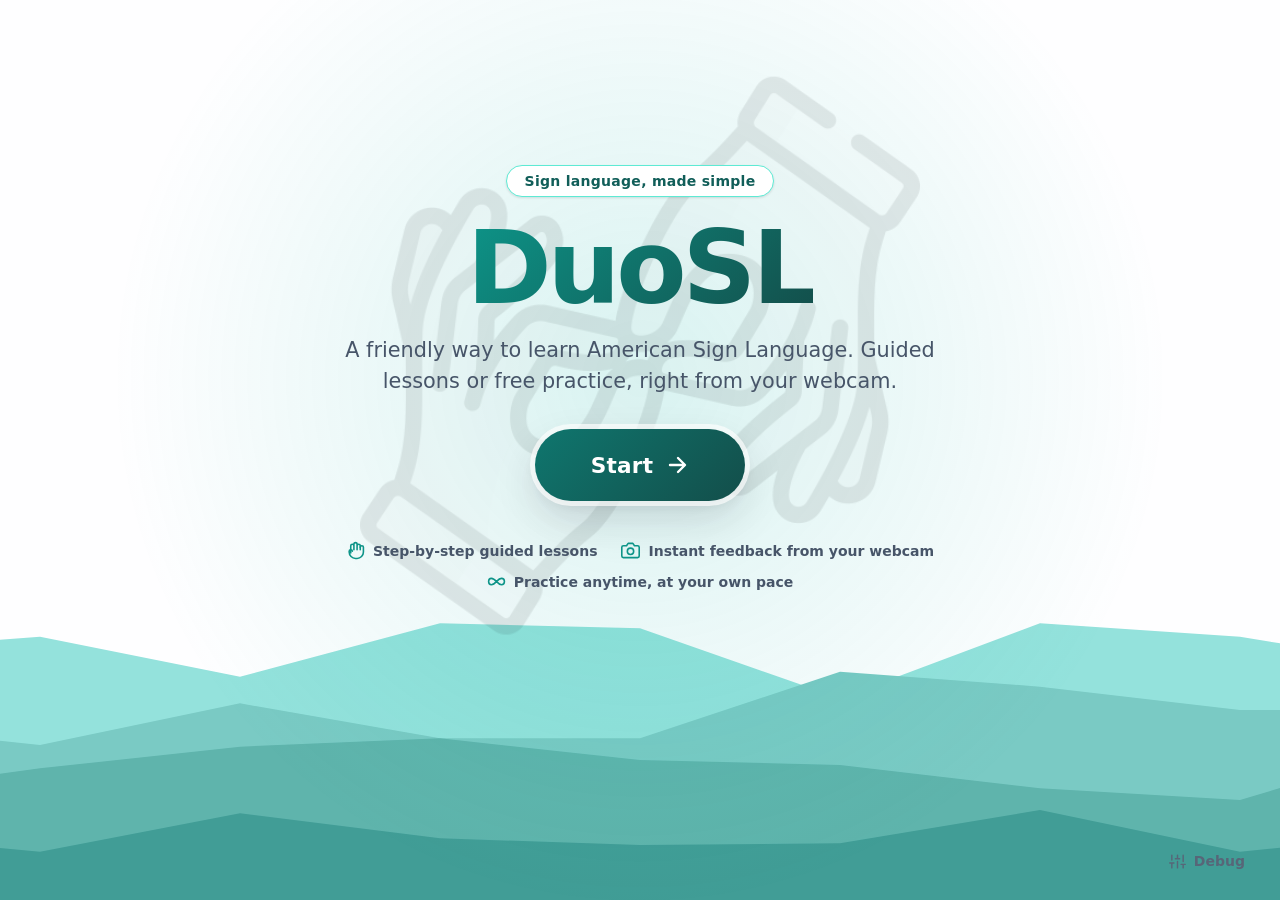
<file: static/index.html>
<!DOCTYPE html>
<html lang="en">

<head>
  <meta charset="UTF-8" />
  <meta name="viewport" content="width=device-width, initial-scale=1" />
  <title>DuoSL, Sign Language Practice</title>
  <link rel="stylesheet" href="/static/style.css" />
  <link rel="icon" href="/static/favicon.ico" />
</head>

<body>

  <!-- Sprite di icone: definite una volta, richiamate con <use href="#i-nome">.
       SVG inline invece di emoji: rendering identico su ogni piattaforma e
       colore ereditato da currentColor. -->
  <svg class="icon-sprite" aria-hidden="true" focusable="false">
    <symbol id="i-close" viewBox="0 0 24 24"><path d="M18 6 6 18M6 6l12 12"/></symbol>
    <symbol id="i-volume-on" viewBox="0 0 24 24"><path d="M11 5 6 9H2v6h4l5 4V5z"/><path d="M19.07 4.93a10 10 0 0 1 0 14.14M15.54 8.46a5 5 0 0 1 0 7.07"/></symbol>
    <symbol id="i-volume-off" viewBox="0 0 24 24"><path d="M11 5 6 9H2v6h4l5 4V5z"/><path d="m23 9-6 6M17 9l6 6"/></symbol>
    <symbol id="i-sliders" viewBox="0 0 24 24"><path d="M4 21v-7M4 10V3M12 21v-9M12 8V3M20 21v-5M20 12V3M1 14h6M9 8h6M17 16h6"/></symbol>
    <symbol id="i-play" viewBox="0 0 24 24"><path d="M6 3.5 20 12 6 20.5z" fill="currentColor" stroke="none"/></symbol>
    <symbol id="i-pause" viewBox="0 0 24 24"><path d="M6.5 4.5h3.5v15H6.5zM14 4.5h3.5v15H14z" fill="currentColor" stroke="none"/></symbol>
    <symbol id="i-mirror" viewBox="0 0 24 24"><path d="M12 2v20"/><path d="M8.5 7 4 12l4.5 5M15.5 7l4.5 5-4.5 5"/></symbol>
    <symbol id="i-check" viewBox="0 0 24 24"><path d="M20 6 9 17l-5-5"/></symbol>
    <symbol id="i-retry" viewBox="0 0 24 24"><path d="M1 4v6h6"/><path d="M3.5 15a9 9 0 1 0 2.1-9.4L1 10"/></symbol>
    <symbol id="i-alert" viewBox="0 0 24 24"><path d="M10.3 3.9 1.8 18a2 2 0 0 0 1.7 3h17a2 2 0 0 0 1.7-3L13.7 3.9a2 2 0 0 0-3.4 0z"/><path d="M12 9v4.5M12 17.2h.01"/></symbol>
    <symbol id="i-camera" viewBox="0 0 24 24"><path d="M23 19a2 2 0 0 1-2 2H3a2 2 0 0 1-2-2V8a2 2 0 0 1 2-2h4l2-3h6l2 3h4a2 2 0 0 1 2 2z"/><circle cx="12" cy="13" r="4"/></symbol>
    <symbol id="i-hand" viewBox="0 0 24 24"><path d="M18 11V6a2 2 0 0 0-4 0v5M14 10V4a2 2 0 0 0-4 0v7M10 10.5V6a2 2 0 0 0-4 0v9"/><path d="M18 8a2 2 0 1 1 4 0v6a8 8 0 0 1-8 8h-2a8 8 0 0 1-8-8v-1a2 2 0 1 1 4 0"/></symbol>
    <symbol id="i-arrow-left" viewBox="0 0 24 24"><path d="M19 12H5M11 19l-7-7 7-7"/></symbol>
    <symbol id="i-people" viewBox="0 0 24 24"><path d="M16 20v-1.8a3.6 3.6 0 0 0-3.6-3.6H6.6A3.6 3.6 0 0 0 3 18.2V20"/><circle cx="9.5" cy="7.4" r="3.4"/><path d="M21 20v-1.8a3.6 3.6 0 0 0-2.7-3.5M15.6 4.2a3.6 3.6 0 0 1 0 6.9"/></symbol>
    <symbol id="i-chat" viewBox="0 0 24 24"><path d="M10 3H4a2 2 0 0 0-2 2v4a2 2 0 0 0 2 2h1v3l3.4-3H10a2 2 0 0 0 2-2V5a2 2 0 0 0-2-2z"/><path d="M14 8h6a2 2 0 0 1 2 2v4a2 2 0 0 1-2 2h-1v3l-3.4-3H14a2 2 0 0 1-2-2v-4a2 2 0 0 1 2-2z"/></symbol>
    <symbol id="i-heart" viewBox="0 0 24 24"><path d="M20.8 5.7a5 5 0 0 0-7.1 0L12 7.4l-1.7-1.7a5 5 0 0 0-7.1 7.1l8.8 8.8 8.8-8.8a5 5 0 0 0 0-7.1z"/></symbol>
    <symbol id="i-lock" viewBox="0 0 24 24"><rect x="4" y="10.5" width="16" height="10.5" rx="2.4"/><path d="M8 10.5V7a4 4 0 0 1 8 0v3.5"/></symbol>
    <symbol id="i-infinity" viewBox="0 0 24 24"><path d="M18.2 8c5.1 0 5.1 8 0 8-5.1 0-7.1-8-12.7-8-4.6 0-4.6 8 0 8 5.6 0 7.6-8 12.7-8z"/></symbol>

    <symbol id="i-more" viewBox="0 0 24 24"><circle cx="5" cy="12" r="1.9" fill="currentColor" stroke="none"/><circle cx="12" cy="12" r="1.9" fill="currentColor" stroke="none"/><circle cx="19" cy="12" r="1.9" fill="currentColor" stroke="none"/></symbol>
    <symbol id="i-library" viewBox="0 0 24 24"><rect x="3" y="3" width="7" height="7" rx="1.5"/><rect x="14" y="3" width="7" height="7" rx="1.5"/><rect x="3" y="14" width="7" height="7" rx="1.5"/><rect x="14" y="14" width="7" height="7" rx="1.5"/></symbol>
    <symbol id="i-trash" viewBox="0 0 24 24"><path d="M3 6h18M8 6V4a1 1 0 0 1 1-1h6a1 1 0 0 1 1 1v2"/><path d="M19 6l-1 14a2 2 0 0 1-2 2H8a2 2 0 0 1-2-2L5 6"/><path d="M10 11v6M14 11v6"/></symbol>
    <symbol id="i-arrow-right" viewBox="0 0 24 24"><path d="M5 12h14M13 5l7 7-7 7"/></symbol>
    <symbol id="i-eye" viewBox="0 0 24 24"><path d="M1.6 12S5.3 5.2 12 5.2 22.4 12 22.4 12 18.7 18.8 12 18.8 1.6 12 1.6 12z"/><circle cx="12" cy="12" r="3.1"/></symbol>
    <symbol id="i-eye-off" viewBox="0 0 24 24"><path d="M9.8 5.5A9.9 9.9 0 0 1 12 5.2c6.7 0 10.4 6.8 10.4 6.8a18.3 18.3 0 0 1-3.4 4.4M6.2 6.8A18.2 18.2 0 0 0 1.6 12S5.3 18.8 12 18.8a9.9 9.9 0 0 0 4.1-.9"/><path d="M9.8 9.8a3.1 3.1 0 0 0 4.4 4.4"/><path d="M3 3l18 18"/></symbol>
    <symbol id="i-help" viewBox="0 0 24 24"><circle cx="12" cy="12" r="10"/><path d="M9.1 9a3 3 0 1 1 4.6 2.5c-.9.6-1.7 1.1-1.7 2.3"/><path d="M12 17.5h.01"/></symbol>
  </svg>


  <!-- ===================== MENU INIZIALE ===================== -->

  <div id="menu-screen" class="screen menu-page">

    <div class="menu-glow" aria-hidden="true"></div>

    <div class="menu-hero">
      <img src="/static/sign-language.png" alt="" class="menu-emblem" aria-hidden="true" loading="lazy" />

      <p class="menu-kicker">Sign language, made simple</p>
      <h1 class="menu-page-title">DuoSL</h1>
      <p class="menu-page-tagline">
        A friendly way to learn American Sign Language. Guided lessons
        or free practice, right from your webcam.
      </p>

      <button id="start-btn" class="start-menu-btn">
        Start
        <svg class="icon"><use href="#i-arrow-right"></use></svg>
      </button>

      <ul class="menu-features">
        <li>
          <svg class="icon"><use href="#i-hand"></use></svg>
          Step-by-step guided lessons
        </li>
        <li>
          <svg class="icon"><use href="#i-camera"></use></svg>
          Instant feedback from your webcam
        </li>
        <li>
          <svg class="icon"><use href="#i-infinity"></use></svg>
          Practice anytime, at your own pace
        </li>
      </ul>
    </div>

    <div class="menu-debug-corner">
      <button id="menu-debug-toggle" class="chip-btn quiet" type="button"
              aria-expanded="false" aria-controls="menu-debug-panel">
        <svg class="icon"><use href="#i-sliders"></use></svg>
        <span class="chip-label">Debug</span>
      </button>

      <div class="menu-debug-panel" id="menu-debug-panel" hidden>

        <p class="dbg-progress" id="menu-progress-line">Reading progress…</p>
        <div class="dbg-actions" id="menu-dbg-actions">
          <button id="menu-fill" class="btn subtle" type="button">
            <svg class="icon"><use href="#i-check"></use></svg>
            Fill progress
          </button>
          <button id="menu-reset" class="btn danger" type="button">
            <svg class="icon"><use href="#i-trash"></use></svg>
            Reset progress
          </button>
        </div>

        <div class="dbg-confirm" id="menu-confirm" hidden>
          <p id="menu-confirm-text"></p>
          <div class="dbg-confirm-actions">
            <button id="menu-confirm-yes" class="btn danger" type="button">Yes</button>
            <button id="menu-confirm-no" class="btn subtle" type="button">Cancel</button>
          </div>
        </div>
      </div>
    </div>

  </div>

  <!-- ===================== SCELTA LEZIONE ===================== -->

  <div id="lectures-screen" class="screen path-screen hidden">

    <header class="path-bar">
      <button id="lectures-back-btn" class="icon-btn" type="button" title="Back to menu (Esc)">
        <svg class="icon"><use href="#i-arrow-left"></use></svg>
        <span class="sr-only">Back to menu</span>
      </button>
      <div class="path-title">
        <h1>Your journey</h1>
        <p id="path-subtitle">&nbsp;</p>
      </div>
      <button id="path-help" class="icon-btn" type="button" title="How this works (H)">
        <svg class="icon"><use href="#i-help"></use></svg>
        <span class="sr-only">How this works</span>
      </button>
    </header>

    <div class="path-scroll" id="path-scroll">
      <div class="path-canvas" id="path-canvas">
        <svg class="path-lines" id="path-lines" aria-hidden="true" focusable="false"></svg>
        <!-- nodi e omino inseriti qui da lessons.js -->
      </div>
    </div>

    <footer class="path-foot">
      <p class="path-hint" id="path-hint" role="status" aria-live="polite"></p>
      <button id="path-start" class="start-btn" type="button">
        <span class="start-word">Start</span>
        <span class="start-name" id="path-start-name"></span>
        <svg class="icon"><use href="#i-arrow-right"></use></svg>
      </button>
    </footer>

  </div>


  <!-- ===================== SCHERMATA LEZIONE ===================== -->
  <div id="lesson-screen" class="screen lesson-screen hidden">

    <!-- Barra superiore: uscita, progresso, interruttori globali -->
    <header class="lesson-bar">
      <button id="lesson-exit" class="icon-btn" type="button" title="Exit lesson (Esc)">
        <svg class="icon"><use href="#i-close"></use></svg>
        <span class="sr-only">Exit lesson</span>
      </button>

      <!-- Stepper: dove sono adesso e quanto manca, a colpo d'occhio -->
      <div class="progress-wrap">
        <ol class="stepper" id="lesson-progress" aria-label="Lesson progress"></ol>
        <span class="progress-count" id="lesson-count" aria-live="polite"></span>
      </div>

      <div class="bar-actions">
        <button id="lesson-help" class="chip-btn quiet" type="button" title="How this works (H)">
          <svg class="icon"><use href="#i-help"></use></svg>
          <span class="chip-label">Help</span>
        </button>
        <button id="voice-toggle" class="chip-btn" type="button" aria-pressed="false"
                title="Read the sign aloud (V)">
          <svg class="icon icon-on"><use href="#i-volume-on"></use></svg>
          <svg class="icon icon-off"><use href="#i-volume-off"></use></svg>
          <span class="chip-label" id="voice-label">Voice off</span>
        </button>
        <button id="debug-toggle" class="chip-btn quiet" type="button" aria-pressed="false"
                title="Capture diagnostics for tuning the movement thresholds (D)">
          <svg class="icon"><use href="#i-sliders"></use></svg>
          <span class="chip-label">Debug</span>
        </button>
      </div>
    </header>

    <!-- Il segno da fare, centrato e grande  -->
    <div class="prompt">
      <!-- aria-live: sui segni "a memoria" questa riga e' la consegna, ed e'
           l'unico posto dove si dice che la demo manca di proposito. Cambia
           solo quando cambia davvero lo stato, non ad ogni step. -->
      <p class="prompt-eyebrow" aria-live="polite">
        <svg class="icon eyebrow-icon" aria-hidden="true" hidden><use href="#i-retry"></use></svg>
        <span id="eyebrow-text">Your turn, make this sign</span>
      </p>
      <div class="prompt-row">
        <!-- Indietro e altoparlante fanno coppia, uno per lato del badge.
             Fuori dal badge avrebbero spostato il segno dal centro, che e' il
             punto dove l'occhio entra nella schermata. -->
        <button id="go-back" class="icon-btn ghost" type="button" disabled
                title="This is the first sign of the lesson">
          <svg class="icon"><use href="#i-arrow-left"></use></svg>
          <span class="sr-only">Go back to the previous sign</span>
        </button>
        <h2 class="sign-word" id="sign-word">&nbsp;</h2>
        <button id="speak-word" class="icon-btn ghost" type="button" title="Hear the word">
          <svg class="icon"><use href="#i-volume-on"></use></svg>
          <span class="sr-only">Hear the word</span>
        </button>
      </div>
    </div>


    <main class="lesson-stage">

      <section class="stage-col demo-col">
        <div class="card demo-card">
          <span class="card-tag">Demo</span>
          <video id="demo-video" loop muted playsinline autoplay preload="auto"></video>
          <p class="demo-missing" id="demo-missing" hidden>No demo for this sign</p>

          <!-- Segni "a memoria" (flag from_memory nel JSON della lezione): il
               video c'e' ma parte coperto. Questo pannello ne prende il posto
               invece di lasciare un buco nero, altrimenti la card sembrerebbe
               rotta e la prova perderebbe senso. Scoprirlo resta sempre
               possibile: e' una scelta dell'utente, non un blocco. -->
          <div class="demo-hidden" id="demo-hidden" hidden>
            <svg class="icon" aria-hidden="true"><use href="#i-eye-off"></use></svg>
            <p class="dh-title">Demo hidden</p>
            <p class="dh-text">You have seen this sign before, try it from memory.</p>
            <button id="demo-reveal" class="btn" type="button">
              <svg class="icon"><use href="#i-eye"></use></svg>
              Show me the sign
            </button>
          </div>

          <div class="demo-controls">
            <button id="demo-play" class="pill-btn" type="button" aria-pressed="false" title="Pause / play (Space)">
              <svg class="icon icon-pause"><use href="#i-pause"></use></svg>
              <svg class="icon icon-play"><use href="#i-play"></use></svg>
              <span class="sr-only">Pause or play the demo</span>
            </button>
            <button id="demo-slow" class="pill-btn" type="button" aria-pressed="false" title="Half speed">
              <span aria-hidden="true">0.5&times;</span>
              <span class="sr-only">Play at half speed</span>
            </button>
            <button id="demo-mirror" class="pill-btn" type="button" aria-pressed="false" title="Mirror the demo">
              <svg class="icon"><use href="#i-mirror"></use></svg>
              <span class="sr-only">Mirror the demo</span>
            </button>
            <!-- Solo sui segni "a memoria", e solo dopo averli scoperti:
                 richiudere la demo permette di riprovare senza. -->
            <button id="demo-hide" class="pill-btn" type="button" hidden title="Hide the demo again">
              <svg class="icon"><use href="#i-eye-off"></use></svg>
              <span class="sr-only">Hide the demo again</span>
            </button>
          </div>
        </div>

        <ul class="demo-hints" id="demo-hints" hidden>
          <li>The small details matter!</li>
          <li>Which hand you use matters!</li>
        </ul>
      </section>

      <!-- Colonna webcam -->
      <section class="stage-col you-col">
        <div class="card cam-card" id="cam-card" data-state="idle">
          <span class="card-tag right">You</span>
          <video id="webcam" autoplay playsinline muted></video>
          <canvas id="overlay"></canvas>

          <div class="cam-ring" aria-hidden="true"></div>

          <div class="cam-badge">
            <span class="badge-dot" aria-hidden="true"></span>
            <span id="cam-badge-text">Ready</span>
          </div>

          <div class="cam-verdict" id="cam-verdict" aria-hidden="true">
            <svg class="icon v-ok"><use href="#i-check"></use></svg>
            <svg class="icon v-no"><use href="#i-retry"></use></svg>
          </div>

          <p class="cam-hint" id="cam-hint" hidden></p>

          <div class="cam-cover" id="cam-cover" hidden>
            <svg class="icon cover-icon" id="cover-icon"><use href="#i-camera"></use></svg>
            <h3 class="cover-title" id="cover-title"></h3>
            <p class="cover-text" id="cover-text"></p>
            <div class="cover-actions" id="cover-actions"></div>
          </div>
        </div>

        <button id="pause-lesson" class="pause-btn" type="button">
          <svg class="icon icon-pause"><use href="#i-pause"></use></svg>
          <svg class="icon icon-play"><use href="#i-play"></use></svg>
          <span id="pause-label">Pause lesson</span>
        </button>
      </section>

    </main>

    <div class="feedback-slot">
    <div class="feedback" id="feedback" role="status" aria-live="polite" hidden>
      <span class="fb-glyph" aria-hidden="true">
        <svg class="icon fb-ok"><use href="#i-check"></use></svg>
        <svg class="icon fb-no"><use href="#i-retry"></use></svg>
        <svg class="icon fb-next"><use href="#i-arrow-right"></use></svg>
      </span>
      <p class="fb-text" id="fb-text"></p>
      <div class="fb-actions">
        <button id="fb-skip" class="btn subtle" type="button" hidden>Skip this sign</button>
        <!-- Solo mentre la lezione sta per andare avanti da sola -->
        <button id="fb-stay" class="btn subtle" type="button" hidden>Keep trying</button>
      </div>
      <span class="fb-timer" id="fb-timer" aria-hidden="true"></span>
    </div>
    </div>

    <!-- Conto alla rovescia d'apertura: da' il tempo di mettersi in posa
         prima che il riconoscimento cominci a valutare. -->
    <div class="countdown" id="countdown" hidden>
      <p class="cd-kicker">Get ready</p>
      <p class="cd-number" id="cd-number">3</p>
      <p class="cd-cheer" id="cd-cheer"></p>
    </div>

    <!-- Debug -->
    <aside class="debug-panel" id="debug-panel" hidden aria-label="Diagnostics">
      <h3>Capture diagnostics</h3>
      <div class="meter">
        <div class="meter-track">
          <div class="meter-fill" id="dbg-fill"></div>
          <span class="meter-mark mark-exit" id="dbg-mark-exit"><i></i><b>exit</b></span>
          <span class="meter-mark mark-enter" id="dbg-mark-enter"><i></i><b>enter</b></span>
        </div>
        <span class="meter-value" id="dbg-movement">0.00</span>
      </div>
      <dl class="dbg-rows">
        <div><dt>State</dt><dd id="dbg-state">idle</dd></div>
        <div><dt>Last sign</dt><dd id="dbg-last">—</dd></div>
        <div><dt>Confidence</dt><dd id="dbg-conf">—</dd></div>
        <div><dt>Discarded</dt><dd id="dbg-discarded">—</dd></div>
        <div><dt>Captures</dt><dd id="dbg-captures">0</dd></div>
      </dl>
      <p class="dbg-note">Thresholds live in <code>server.py</code>. Restart after changing them.</p>
    </aside>

  </div>


  <!-- ===================== FREE PRACTICE ===================== -->

  <div id="app-screen" class="screen free-screen hidden">

    <header class="lesson-bar">
      <button id="free-exit" class="icon-btn" type="button" title="Back to menu (Esc)">
        <svg class="icon"><use href="#i-close"></use></svg>
        <span class="sr-only">Back to menu</span>
      </button>

      <div class="free-title">
        <h1>Free Practice</h1>
        <p>Make any sign you know, DuoSL will name it</p>
      </div>

      <div class="bar-actions">
        <button id="free-help" class="chip-btn quiet" type="button" title="How this works (H)">
          <svg class="icon"><use href="#i-help"></use></svg>
          <span class="chip-label">Help</span>
        </button>
        <button id="free-library" class="chip-btn" type="button"
                aria-expanded="false" aria-controls="library-drawer"
                title="The signs you have learned (L)">
          <svg class="icon"><use href="#i-library"></use></svg>
          <span class="chip-label">Library</span>
          <span class="chip-count" id="library-count">0</span>
        </button>
        <button id="free-voice" class="chip-btn" type="button" aria-pressed="false"
                title="Read the recognised sign aloud (V)">
          <svg class="icon icon-on"><use href="#i-volume-on"></use></svg>
          <svg class="icon icon-off"><use href="#i-volume-off"></use></svg>
          <span class="chip-label" id="free-voice-label">Voice off</span>
        </button>
        <button id="free-debug-toggle" class="chip-btn quiet" type="button" aria-pressed="false"
                title="Recognition settings, how sure the model has to be (D)">
          <svg class="icon"><use href="#i-sliders"></use></svg>
          <span class="chip-label">Debug</span>
        </button>
      </div>
    </header>

    <div class="free-body">

      <main class="free-stage" id="free-stage">

        <!-- Colonna demo: esiste solo quando un segno viene appuntato dalla
             libreria. Chiusa, non occupa spazio e il palco si riallarga. -->
        <section class="stage-col demo-col" id="free-demo-col" hidden>
          <div class="card demo-card">
            <span class="card-tag" id="free-demo-tag">Demo</span>
            <video id="free-demo-video" loop muted playsinline preload="none"></video>
            <button id="free-demo-close" class="icon-btn demo-close" type="button" title="Unpin this sign">
              <svg class="icon"><use href="#i-close"></use></svg>
              <span class="sr-only">Unpin this sign</span>
            </button>
            <div class="demo-controls">
              <button id="free-demo-play" class="pill-btn" type="button" aria-pressed="false" title="Pause / play (Space)">
                <svg class="icon icon-pause"><use href="#i-pause"></use></svg>
                <svg class="icon icon-play"><use href="#i-play"></use></svg>
                <span class="sr-only">Pause or play the demo</span>
              </button>
              <button id="free-demo-slow" class="pill-btn" type="button" aria-pressed="false" title="Half speed">
                <span aria-hidden="true">0.5&times;</span>
                <span class="sr-only">Play at half speed</span>
              </button>
              <button id="free-demo-mirror" class="pill-btn" type="button" aria-pressed="false" title="Mirror the demo">
                <svg class="icon"><use href="#i-mirror"></use></svg>
                <span class="sr-only">Mirror the demo</span>
              </button>
            </div>
          </div>
        </section>

        <section class="stage-col you-col">
          <div class="card cam-card" id="free-cam-card" data-state="idle">
            <span class="card-tag right">You</span>
            <video id="free-webcam" autoplay playsinline muted></video>
            <canvas id="free-overlay"></canvas>

            <div class="cam-ring" aria-hidden="true"></div>

            <div class="cam-badge">
              <span class="badge-dot" aria-hidden="true"></span>
              <span id="free-badge-text">Camera off</span>
            </div>

            <p class="cam-hint" id="free-hint" hidden></p>

            <div class="cam-cover" id="free-cover" hidden>
              <svg class="icon cover-icon" id="free-cover-icon"><use href="#i-camera"></use></svg>
              <h3 class="cover-title" id="free-cover-title"></h3>
              <p class="cover-text" id="free-cover-text"></p>
              <div class="cover-actions" id="free-cover-actions"></div>
            </div>
          </div>

          <!-- Il risultato: cio' che l'occhio cerca appena finito il gesto. -->
          <div class="result" id="free-result" data-state="empty">
            <p class="result-eyebrow">Last sign</p>
            <div class="result-row">
              <h2 class="result-word" id="free-result-word">Make a sign</h2>
              <button id="free-speak" class="icon-btn ghost" type="button" title="Hear the word" hidden>
                <svg class="icon"><use href="#i-volume-on"></use></svg>
                <span class="sr-only">Hear the word</span>
              </button>
            </div>

            <div class="result-conf" id="free-conf" hidden>
              <span class="conf-label">confidence</span>
              <span class="conf-track"><span class="conf-fill" id="free-conf-fill"></span></span>
              <span class="conf-value" id="free-conf-value">—</span>
            </div>
          </div>
        </section>

      </main>

      <aside class="library" id="library-drawer" role="complementary" aria-label="Your signs">
        <header class="lib-head">
          <h2 class="lib-title" id="lib-title" tabindex="-1">Your signs</h2>
          <button id="lib-close" class="icon-btn" type="button" title="Close the library (Esc)">
            <svg class="icon"><use href="#i-close"></use></svg>
            <span class="sr-only">Close the library</span>
          </button>
        </header>

        <div class="lib-filters" role="group" aria-label="Filter">
          <button class="seg" type="button" data-filter="all" aria-pressed="true">All</button>
          <button class="seg" type="button" data-filter="known" aria-pressed="false">Known</button>
          <button class="seg" type="button" data-filter="review" aria-pressed="false">To review</button>
        </div>

        <div class="lib-body" id="lib-body"></div>
      </aside>

    </div>

    <!-- Soglia di riconoscimento. Sta in un pannello debug e non in vista
         perche' e' una manopola da taratura, non una funzione: chi pratica non
         deve chiedersi cosa sia. -->
    <aside class="debug-panel free-debug" id="free-debug-panel" hidden aria-label="Recognition settings">
      <h3>Recognition</h3>

      <div class="dbg-slider">
        <label for="free-dbg-min">Minimum confidence</label>
        <div class="dbg-slider-row">
          <input type="range" id="free-dbg-min" min="0" max="100" step="1" value="45">
          <output class="dbg-slider-value" id="free-dbg-min-value" for="free-dbg-min">45%</output>
        </div>
      </div>

      <!-- Le due righe che servono a scegliere la soglia invece di indovinarla:
           qui la confidenza si vede anche quando il segno viene scartato. -->
      <dl class="dbg-rows">
        <div><dt>Last capture</dt><dd id="free-dbg-last">&mdash;</dd></div>
        <div><dt>Confidence</dt><dd id="free-dbg-conf">&mdash;</dd></div>
      </dl>

      <p class="dbg-note">Captures below the threshold are shown as
        <b>Sign not clear</b> instead of a sign name. The model stays confident
        even when it is wrong, so a low bar lets random hand movements through.</p>
    </aside>
  </div>

  <!-- ===================== TUTORIAL ===================== -->
  <div id="tutorial-screen" class="screen tutorial-screen hidden" role="dialog" aria-modal="true" aria-labelledby="tutorial-title">
    <div class="tutorial-card">
      <button id="tutorial-close" class="icon-btn tutorial-close" type="button" title="Close (Esc)">
        <svg class="icon"><use href="#i-close"></use></svg>
        <span class="sr-only">Close instructions</span>
      </button>

      <div class="tutorial-slides" id="tutorial-slides">
        <section class="tutorial-slide" data-slide="0">
          <svg class="icon tutorial-icon"><use href="#i-camera"></use></svg>
          <h2 id="tutorial-title">Get in frame</h2>
          <p>Position yourself so the camera can see from just above your head down to a bit below your shoulders. Make sure you're in a well-lit room.</p>
        </section>
        <section class="tutorial-slide" data-slide="1" hidden>
          <svg class="icon tutorial-icon"><use href="#i-hand"></use></svg>
          <h2>Make the sign</h2>
          <p>Wait until it says "Ready". Then try the sign. Once you're done, move your hands out of frame. Remember to mouth the word while you sign.</p>
        </section>
        <section class="tutorial-slide" data-slide="2" hidden>
          <svg class="icon tutorial-icon"><use href="#i-check"></use></svg>
          <h2>Wait for feedback</h2>
          <p>Wait for the app's feedback before trying the sign again. It will say "Ready" once more when you can retry.</p>
        </section>
      </div>

      <div class="tutorial-dots" id="tutorial-dots" role="tablist" aria-label="Slide navigation">
        <button class="tutorial-dot" type="button" data-goto="0" aria-current="true" aria-label="Slide 1"></button>
        <button class="tutorial-dot" type="button" data-goto="1" aria-label="Slide 2"></button>
        <button class="tutorial-dot" type="button" data-goto="2" aria-label="Slide 3"></button>
      </div>

      <div class="tutorial-actions">
        <button id="tutorial-skip" class="btn subtle" type="button">Skip</button>
        <button id="tutorial-prev" class="btn subtle" type="button" hidden>
          <svg class="icon"><use href="#i-arrow-left"></use></svg>
          Back
        </button>
        <button id="tutorial-next" class="tutorial-next-btn" type="button">
          Next
          <svg class="icon"><use href="#i-arrow-right"></use></svg>
        </button>
      </div>
    </div>
  </div>

  <script type="module" src="/static/app.js"></script>
</body>
</html>
</file>
<file: static/style.css>
/* ============================================================================
   DuoSL — foglio di stile
   ----------------------------------------------------------------------------
   1. Token          6. Schermata lezione — barra e progresso
   2. Base e reset   7. Schermata lezione — palco (demo + webcam)
   3. Utility        8. Schermata lezione — feedback e diagnostica
   4. Bottoni        9. Menu, debug, percorso lezioni, Free Practice, libreria
   5. Schermate     10. Responsive e preferenze di movimento
   ========================================================================== */


/* ============================ 1. TOKEN ==================================== */

:root {
  /* --- Colore: il teal e' l'identita' gia' del progetto, resta l'accento --- */
  --brand-100: #ccfbf1;
  --brand-200: #99f6e4;
  --brand-300: #5eead4;
  --brand-400: #2dd4bf;
  --brand-500: #14b8a6;
  --brand-600: #0d9488;
  --brand-700: #0f766e;
  --brand-800: #115e59;
  --brand-900: #134e4a;

  /* Neutri */
  --n-0:   #ffffff;
  --n-50:  #f8fafc;
  --n-100: #f1f5f9;
  --n-200: #e2e8f0;
  --n-300: #cbd5e1;
  --n-400: #94a3b8;
  --n-500: #64748b;
  --n-600: #475569;
  --n-700: #334155;
  --n-800: #1e293b;
  --n-900: #0f172a;

  /* Grafite: l'interno delle card video. Fa risaltare il video senza
     obbligare l'intera app al tema scuro. */
  --stage-900: #12161d;
  --stage-800: #1a202a;
  --stage-700: #262f3c;
  --stage-fg:  #e6edf5;
  --stage-fg-dim: #9fb0c4;

  /* Semantici */
  --ok-300: #86efac;
  --ok-400: #4ade80;
  --ok-600: #16a34a;
  --ok-700: #15803d;
  --ok-bg:  #ecfdf5;

  --warn-300: #fcd34d;
  --warn-400: #fbbf24;
  --warn-600: #d97706;
  --warn-700: #b45309;
  --warn-800: #8a3d09;   /* fondo del banner: su -700 il testo bianco sta a 4.26, sotto AA */
  --warn-bg:  #fffbeb;

  /* Superfici */
  --bg:        var(--n-100);
  --surface:   var(--n-0);
  --border:    var(--n-200);
  --text:      var(--n-900);
  --text-soft: var(--n-600);
  /* slate-500 su questo sfondo dava 4.34, appena sotto AA: appena piu' scuro */
  --text-mute: #576678;

  /* --- Spazio: scala a base 4px --- */
  --s-1: 4px;  --s-2: 8px;  --s-3: 12px; --s-4: 16px;
  --s-5: 20px; --s-6: 24px; --s-7: 32px; --s-8: 40px; --s-9: 56px;

  /* --- Raggi --- */
  --r-card: 22px;
  --r-btn:  13px;
  --r-pill: 999px;

  /* --- Ombre: due livelli (ambientale + direzionale), non una macchia sola --- */
  --sh-1: 0 1px 2px rgba(2, 6, 23, .05),  0 1px 3px rgba(2, 6, 23, .07);
  --sh-2: 0 2px 6px rgba(2, 6, 23, .06),  0 8px 20px rgba(2, 6, 23, .09);
  --sh-3: 0 4px 12px rgba(2, 6, 23, .08), 0 18px 44px rgba(2, 6, 23, .14);

  /* --- Tipografia --- */
  --font: system-ui, -apple-system, BlinkMacSystemFont, "Segoe UI", Roboto, sans-serif;
  --t-xs: .75rem; --t-sm: .875rem; --t-md: 1rem;
  --t-lg: 1.25rem; --t-xl: 1.6rem; --t-2xl: 2rem; --t-3xl: 2.6rem;

  /* --- Moto: fisico, mai decorativo --- */
  --ease:      cubic-bezier(.2, .8, .2, 1);
  --ease-back: cubic-bezier(.34, 1.4, .64, 1);
  --dur-fast: 120ms;
  --dur:      200ms;
  --dur-slow: 260ms;

  /* --- Dimensioni del palco --------------------------------------------
     La webcam e' l'elemento dominante: l'utente deve sentirsi al centro
     dell'attenzione, la demo e' il riferimento a lato. La demo sta al 74%
     dell'altezza della camera e resta CENTRATA sulla sua altezza.

     I tre limiti dentro min() sono, nell'ordine:
       - l'altezza che resta tolti barra, prompt, banner, il pulsante di
         pausa sotto la webcam e i margini (misurati: cam-h + 372px, ~23.3rem,
         qui arrotondati a 24rem per margine): e' quello che evita lo
         scroll verticale su schermi bassi, dove un semplice 60vh sforava;
       - un tetto assoluto, per non gonfiarsi su monitor molto alti;
       - la larghezza disponibile: 4/3 (camera) + --demo-k (demo) volte
         l'altezza della camera, piu' lo spazio fra le due card.

     --demo-k e' l'UNICO numero da toccare per cambiare quanto e' grande la
     demo: il limite di larghezza qui sotto si ricalcola da solo. Cambiandone
     uno solo, su una finestra stretta le due card sborderebbero. */
  --demo-k: .86;
  --stage-gap-k: .067;   /* lo spazio fra le card, in altezze di camera */

  --cam-h: max(200px, min(
    calc(100vh - 24rem),
    560px,
    calc((100vw - 7rem) / (1.334 + var(--demo-k) + var(--stage-gap-k)))
  ));
  --demo-h: calc(var(--cam-h) * var(--demo-k));
}


/* ========================= 2. BASE E RESET =============================== */

*, *::before, *::after { box-sizing: border-box; }

html, body { height: 100%; }

body {
  margin: 0;
  font-family: var(--font);
  background: var(--bg);
  color: var(--text);
  -webkit-font-smoothing: antialiased;
}

/* Sfondo decorativo dell'app. La schermata lezione lo copre: durante la
   pratica ogni pixel non funzionale ruba attenzione al video. */
body::before {
  content: "";
  position: fixed;
  inset: 0;
  background: url("/static/bg.svg") center / cover no-repeat;
  opacity: .9;
  z-index: -1;
  pointer-events: none;
}

h1, h2, h3, p, dl, dd, ol, ul, figure { margin: 0; }
ol, ul { padding: 0; list-style: none; }

button { font: inherit; color: inherit; }

:focus-visible {
  outline: 3px solid var(--brand-500);
  outline-offset: 2px;
  border-radius: var(--s-1);
}


/* =========================== 3. UTILITY ================================== */

.hidden { display: none !important; }

/* L'attributo `hidden` deve vincere sui `display` dichiarati dalle classi:
   la regola dello user agent ha specificita' piu' bassa di un selettore di
   classe, quindi senza questa un elemento con display:flex resta a schermo
   anche con hidden=true. */
[hidden] { display: none !important; }

.sr-only {
  position: absolute;
  width: 1px; height: 1px;
  margin: -1px; padding: 0;
  overflow: hidden;
  clip: rect(0 0 0 0);
  white-space: nowrap;
  border: 0;
}

.icon-sprite { display: none; }

.icon {
  width: 20px; height: 20px;
  fill: none;
  stroke: currentColor;
  stroke-width: 2;
  stroke-linecap: round;
  stroke-linejoin: round;
  flex: none;
}

.eyebrow {
  font-size: var(--t-xs);
  font-weight: 700;
  letter-spacing: .09em;
  text-transform: uppercase;
  color: var(--text-mute);
}


/* =========================== 4. BOTTONI ================================== */

.icon-btn {
  display: inline-grid;
  place-items: center;
  width: 40px; height: 40px;
  padding: 0;
  border: 1px solid transparent;
  border-radius: var(--r-btn);
  background: transparent;
  color: var(--text-soft);
  cursor: pointer;
  transition: background var(--dur-fast) var(--ease),
              color var(--dur-fast) var(--ease),
              transform var(--dur-fast) var(--ease);
}
.icon-btn:hover  { background: var(--n-200); color: var(--text); }
.icon-btn:active { transform: scale(.94); }

.icon-btn.sm { width: 32px; height: 32px; }
.icon-btn.sm .icon { width: 17px; height: 17px; }

/* Interruttori: lo stato acceso si vede da colore E riempimento, non dal solo colore */
.icon-btn[aria-pressed="true"] {
  background: var(--brand-700);
  border-color: var(--brand-800);
  color: var(--n-0);
}

/* Pulsanti con etichetta: le sole icone non dicevano ne' cosa fanno ne' se
   sono accese. Lo stato acceso cambia icona, testo E riempimento insieme. */
.chip-btn {
  display: inline-flex;
  align-items: center;
  gap: var(--s-2);
  height: 38px;
  padding: 0 14px;
  border: 1px solid var(--border);
  border-radius: var(--r-pill);
  background: var(--surface);
  color: var(--text-soft);
  font-size: var(--t-sm);
  font-weight: 700;
  cursor: pointer;
  white-space: nowrap;
  transition: background var(--dur-fast) var(--ease),
              color var(--dur-fast) var(--ease),
              border-color var(--dur-fast) var(--ease),
              transform var(--dur-fast) var(--ease);
}
.chip-btn:hover  { border-color: var(--n-300); color: var(--text); }
.chip-btn:active { transform: scale(.97); }
.chip-btn .icon  { width: 17px; height: 17px; }

.chip-btn[aria-pressed="true"] {
  background: var(--brand-700);
  border-color: var(--brand-700);
  color: var(--n-0);
}

/* Il pannello diagnostica e' uno strumento, non una funzione della lezione:
   resta piu' defilato del comando voce. */
.chip-btn.quiet { color: var(--text-mute); background: transparent; border-color: transparent; }
.chip-btn.quiet:hover { background: var(--n-200); color: var(--text-soft); }
.chip-btn.quiet[aria-pressed="true"] { background: var(--n-800); border-color: var(--n-800); color: var(--n-0); }

.chip-btn:disabled { opacity: .45; cursor: default; }

/* Il toggle voce scambia le due icone in base allo stato */
#voice-toggle .icon-off, #free-voice .icon-off { display: block; }
#voice-toggle .icon-on,  #free-voice .icon-on  { display: none; }
#voice-toggle[aria-pressed="true"] .icon-off,
#free-voice[aria-pressed="true"]   .icon-off { display: none; }
#voice-toggle[aria-pressed="true"] .icon-on,
#free-voice[aria-pressed="true"]   .icon-on  { display: block; }

.btn {
  display: inline-flex;
  align-items: center;
  gap: var(--s-2);
  padding: 10px var(--s-5);
  border: none;
  border-radius: var(--r-btn);
  background: var(--brand-700);
  color: var(--n-0);
  font-size: var(--t-sm);
  font-weight: 700;
  cursor: pointer;
  transition: background var(--dur-fast) var(--ease),
              transform var(--dur-fast) var(--ease);
}
.btn:hover  { background: var(--brand-800); }
.btn:active { transform: scale(.97); }

/* Velo SCURO, non chiaro: questi pulsanti stanno su fondi gia' colorati (il
   banner ambra) e schiarirli abbassava il contrasto del testo sotto AA. */
.btn.subtle {
  background: rgba(0, 0, 0, .24);
  color: var(--n-0);
  border: 1px solid rgba(255, 255, 255, .28);
}
.btn.subtle:hover { background: rgba(0, 0, 0, .34); }

/* Pillole sopra al video: sfondo sfocato per restare leggibili su qualsiasi
   immagine sottostante. */
.pill-btn {
  display: inline-flex;
  align-items: center;
  gap: 6px;
  min-width: 38px; height: 34px;
  padding: 0 var(--s-3);
  border: 1px solid rgba(255, 255, 255, .16);
  border-radius: var(--r-pill);
  background: rgba(10, 14, 20, .58);
  -webkit-backdrop-filter: blur(10px);
  backdrop-filter: blur(10px);
  color: var(--stage-fg);
  font-size: var(--t-xs);
  font-weight: 700;
  cursor: pointer;
  transition: background var(--dur-fast) var(--ease),
              transform var(--dur-fast) var(--ease);
}
.pill-btn:hover  { background: rgba(10, 14, 20, .78); }
.pill-btn:active { transform: scale(.94); }
.pill-btn[aria-pressed="true"] {
  background: var(--brand-600);
  border-color: var(--brand-400);
  color: var(--n-0);
}
.pill-btn:disabled { opacity: .4; cursor: default; }

/* Play/pausa: il pulsante mostra l'azione disponibile, non lo stato corrente.
   aria-pressed="true" = video in pausa, quindi si offre "play". */
#demo-play .icon-play  { display: none; }
#demo-play[aria-pressed="true"] .icon-pause { display: none; }
#demo-play[aria-pressed="true"] .icon-play  { display: block; }
/* In pausa non e' un interruttore acceso: niente riempimento di accento */
#demo-play[aria-pressed="true"] {
  background: rgba(10, 14, 20, .58);
  border-color: rgba(255, 255, 255, .16);
  color: var(--stage-fg);
}


/* ========================== 5. SCHERMATE ================================= */

.screen {
  display: flex;
  align-items: center;
  justify-content: center;
  min-height: 100vh;
  width: 100%;
}

.app-container {
  width: 100%;
  max-width: 900px;
  padding: var(--s-6);
}


/* ================ 6. LEZIONE — BARRA E PROGRESSO ========================= */

.lesson-screen {
  flex-direction: column;
  align-items: stretch;
  justify-content: flex-start;
  gap: var(--s-4);
  min-height: 100vh;
  padding: var(--s-5) var(--s-7) var(--s-7);
  position: relative;
  /* Lascia trasparire le onde di body::before, ma le sbianca sotto il
     contenuto: fanno atmosfera in fondo alla pagina senza competere con il
     video, che e' dove l'occhio deve stare. */
  background: linear-gradient(180deg,
              var(--bg) 0%,
              var(--bg) 42%,
              rgba(241, 245, 249, .82) 70%,
              rgba(241, 245, 249, .55) 100%);
}

.lesson-bar {
  display: flex;
  align-items: center;
  gap: var(--s-5);
  flex: none;
}

.progress-wrap {
  flex: 1;
  display: flex;
  align-items: center;
  gap: var(--s-4);
  min-width: 0;
}

/* Stepper: pallini uniti da una linea. Rispetto a una barra piena dice tre
   cose invece di una — quanti step ci sono, quali sono andati, e su quale
   sei adesso — e il pallino corrente e' riconoscibile a colpo d'occhio. */
.stepper {
  flex: 1;
  display: flex;
  align-items: center;
  min-width: 0;
}

.stepper li {
  position: relative;
  flex: 1;
  display: flex;
  align-items: center;
  justify-content: center;
  min-width: 0;
}

/* La linea di collegamento parte da ogni pallino tranne il primo */
.stepper li + li::before {
  content: "";
  position: absolute;
  right: 50%;
  left: -50%;
  height: 3px;
  border-radius: var(--r-pill);
  background: var(--n-300);
  transition: background var(--dur) var(--ease);
}
.stepper li[data-state="done"]::before,
.stepper li[data-state="skipped"]::before,
.stepper li[data-state="current"]::before { background: var(--brand-500); }

.step-dot {
  position: relative;
  z-index: 1;
  display: grid;
  place-items: center;
  width: 20px; height: 20px;
  border-radius: 50%;
  background: var(--n-0);
  border: 3px solid var(--n-300);
  color: var(--n-0);
  font-size: 10px;
  font-weight: 800;
  transition: background var(--dur) var(--ease),
              border-color var(--dur) var(--ease),
              width var(--dur) var(--ease),
              height var(--dur) var(--ease);
}
.step-dot .icon { width: 11px; height: 11px; stroke-width: 3.5; display: none; }

.stepper li[data-state="done"] .step-dot {
  background: var(--brand-600);
  border-color: var(--brand-600);
}
.stepper li[data-state="done"] .step-dot .icon { display: block; }

.stepper li[data-state="skipped"] .step-dot {
  background: var(--n-0);
  border-color: var(--n-400);
}

/* Lo step corrente e' piu' grande e ha un alone: e' il "sei qui" */
.stepper li[data-state="current"] .step-dot {
  width: 26px; height: 26px;
  background: var(--brand-500);
  border-color: var(--brand-500);
  box-shadow: 0 0 0 5px rgba(20, 184, 166, .18);
}
.stepper li[data-state="current"] .step-dot::after {
  content: "";
  position: absolute;
  inset: -5px;
  border-radius: 50%;
  border: 2px solid var(--brand-400);
  animation: step-ping 2s var(--ease) infinite;
}
@keyframes step-ping {
  0%   { transform: scale(1);   opacity: .7; }
  70%  { transform: scale(1.5); opacity: 0; }
  100% { transform: scale(1.5); opacity: 0; }
}

/* Etichetta del segno sotto il pallino corrente: conferma su quale sei */
.step-name {
  position: absolute;
  top: calc(100% + 6px);
  left: 50%;
  transform: translateX(-50%);
  max-width: 100%;
  overflow: hidden;
  text-overflow: ellipsis;
  font-size: 10px;
  font-weight: 700;
  letter-spacing: .04em;
  color: var(--text-mute);
  white-space: nowrap;
  opacity: 0;
  transition: opacity var(--dur) var(--ease);
}
.stepper li[data-state="current"] .step-name { opacity: 1; color: var(--brand-700); }

.progress-count {
  flex: none;
  font-size: var(--t-sm);
  font-weight: 700;
  color: var(--text-mute);
  font-variant-numeric: tabular-nums;
}

.bar-actions { display: flex; gap: var(--s-1); flex: none; }


/* ==================== 7. LEZIONE — IL PALCO ============================== */

/* --- Il segno da fare -------------------------------------------------
   Centrato, grande, sopra entrambe le card. Nella prima versione stava di
   lato sopra la demo e non veniva trovato: era l'informazione piu'
   importante della schermata trattata come una didascalia. */
.prompt {
  flex: none;
  display: flex;
  flex-direction: column;
  align-items: center;
  gap: var(--s-2);
  text-align: center;
}

.prompt-eyebrow {
  display: inline-flex;
  align-items: center;
  gap: 6px;
  font-size: var(--t-sm);
  font-weight: 700;
  letter-spacing: .02em;
  color: var(--text-mute);
}
.eyebrow-icon { width: 14px; height: 14px; flex: none; }

/* Segno riproposto: l'ultima volta non e' riuscito e torna con la demo. Il
   colore del marchio invece del grigio lo fa leggere come una funzione, non
   come un ripiego. */
.prompt-eyebrow.is-retry { color: var(--brand-700); }

/* Il segno vive dentro un badge colorato, non come testo nero su fondo
   chiaro: cosi' non si legge come "una scritta" ma come il compito da
   svolgere, ed e' quello che l'occhio aggancia per primo entrando. */
.prompt-row {
  display: flex;
  align-items: center;
  gap: var(--s-4);
  padding: var(--s-2) var(--s-3);
  border-radius: var(--r-pill);
  /* Non piu' chiaro di brand-700: sopra, il bianco scende sotto 4.5:1 e
     resterebbe leggibile solo grazie al corpo grande. */
  background: linear-gradient(135deg, var(--brand-700), var(--brand-900));
  box-shadow: 0 2px 8px rgba(15, 118, 110, .22),
              0 12px 30px rgba(15, 118, 110, .26);
}

.sign-word {
  font-size: clamp(2.2rem, 4.4vw, 3.4rem);
  font-weight: 800;
  letter-spacing: .01em;
  line-height: 1.1;
  color: var(--n-0);
  white-space: nowrap;   /* i gloss sono parole singole: mai due righe */
}

/* I due controlli del badge: indietro a sinistra, altoparlante a destra.
   Tondi, su velo chiaro. Stanno DENTRO perche' fuori avrebbero spostato il
   segno dal centro, e il centro e' il punto dove l'occhio entra. */
#go-back, #speak-word {
  flex: none;
  width: 44px; height: 44px;
  border-radius: 50%;
  background: rgba(255, 255, 255, .16);
  color: var(--n-0);
}
#go-back:hover, #speak-word:hover { background: rgba(255, 255, 255, .3); }
#go-back .icon, #speak-word .icon { width: 22px; height: 22px; }

/* Sul primo segno resta al suo posto, spento: farlo sparire accorcerebbe il
   badge proprio mentre l'utente sta leggendo la parola dentro. */
#go-back:disabled { opacity: .32; cursor: default; }
#go-back:disabled:hover { background: rgba(255, 255, 255, .16); }
#go-back:disabled:active { transform: none; }

/* Al cambio step entra con un movimento breve: serve ad accorgersi che lo
   step e' cambiato, non a restare vistoso. */
.sign-word.is-new { animation: word-in 380ms var(--ease-back); }
@keyframes word-in {
  from { opacity: 0; transform: translateY(12px) scale(.94); }
  to   { opacity: 1; transform: none; }
}

.lesson-stage {
  flex: 1;
  display: flex;
  align-items: center;      /* la demo sta a meta' altezza della webcam */
  justify-content: center;
  gap: var(--s-6);
}

.stage-col { display: flex; flex-direction: column; }

.card {
  position: relative;
  border-radius: var(--r-card);
  overflow: hidden;
  background: var(--stage-900);
  box-shadow: var(--sh-3);
  flex: none;
}

/* Larghezza e altezza sono ENTRAMBE esplicite invece di derivare l'una
   dall'altra con aspect-ratio: e' cio' che permette di animarle insieme
   quando i due box si scambiano di importanza mettendo in pausa. */
.lesson-stage {
  --demo-size: var(--demo-h);
  --cam-size: var(--cam-h);
}

/* In pausa il riconoscimento e' fermo e l'utente sta studiando la demo:
   quella diventa il box grande, la webcam si ritira. */
.lesson-stage.is-paused {
  --demo-size: calc(var(--cam-h) * .96);
  --cam-size: calc(var(--cam-h) * .54);
}

.demo-card {
  width: var(--demo-size);
  height: var(--demo-size);
  transition: width var(--dur-slow) var(--ease), height var(--dur-slow) var(--ease);
}
.cam-card {
  width: calc(var(--cam-size) * 4 / 3);
  height: var(--cam-size);
  transition: width var(--dur-slow) var(--ease), height var(--dur-slow) var(--ease);
}

/* --- Pausa della lezione --- */
.pause-btn {
  display: inline-flex;
  align-items: center;
  justify-content: center;
  gap: var(--s-2);
  margin: var(--s-3) auto 0;
  padding: 9px var(--s-5);
  border: 1px solid var(--border);
  border-radius: var(--r-pill);
  background: var(--surface);
  color: var(--text-soft);
  font-size: var(--t-sm);
  font-weight: 700;
  cursor: pointer;
  transition: background var(--dur-fast) var(--ease),
              color var(--dur-fast) var(--ease),
              border-color var(--dur-fast) var(--ease);
}
.pause-btn:hover { border-color: var(--n-300); color: var(--text); }
/* Quando non c'e' niente da mettere in pausa (lezione finita, camera bloccata,
   connessione caduta) sparisce ma tiene il suo posto: niente salti del palco. */
.pause-btn:disabled { visibility: hidden; }
.pause-btn .icon { width: 15px; height: 15px; }
.pause-btn .icon-play { display: none; }

.pause-btn[aria-pressed="true"] {
  background: var(--brand-700);
  border-color: var(--brand-700);
  color: var(--n-0);
}
.pause-btn[aria-pressed="true"] .icon-pause { display: none; }
.pause-btn[aria-pressed="true"] .icon-play  { display: block; }

/* Promemoria sotto la demo, solo a lezione in pausa */
.demo-hints {
  display: flex;
  flex-direction: column;
  align-items: center;
  gap: 3px;
  margin-top: var(--s-3);
  text-align: center;
  animation: hints-in var(--dur-slow) var(--ease);
}
.demo-hints li {
  font-size: var(--t-sm);
  font-weight: 700;
  color: var(--brand-700);
}
@keyframes hints-in { from { opacity: 0; transform: translateY(-6px); } }

/* --- Conto alla rovescia d'apertura --- */
.countdown {
  position: fixed;
  inset: 0;
  z-index: 40;
  display: flex;
  flex-direction: column;
  align-items: center;
  justify-content: center;
  gap: var(--s-3);
  /* Velo SCURO: su una pagina gia' chiara un velo chiaro era invisibile e
     sembrava che si smorzasse solo la card della webcam. */
  background: rgba(10, 17, 25, .66);
  -webkit-backdrop-filter: blur(7px) saturate(.9);
  backdrop-filter: blur(7px) saturate(.9);
  animation: cd-in var(--dur-slow) var(--ease);
}
@keyframes cd-in { from { opacity: 0; } }

.cd-kicker {
  font-size: var(--t-sm);
  font-weight: 800;
  letter-spacing: .2em;
  text-transform: uppercase;
  color: var(--brand-300);
}

.cd-number {
  font-size: clamp(7rem, 22vw, 13rem);
  font-weight: 800;
  line-height: .9;
  letter-spacing: -.04em;
  color: var(--n-0);
  font-variant-numeric: tabular-nums;
  text-shadow: 0 8px 40px rgba(0, 0, 0, .35);
}
/* La cifra entra in scala e resta piena quasi tutto il secondo: sfuma solo
   sul finale, giusto per dare il ritmo senza restare illeggibile a meta'. */
.cd-number.tick { animation: cd-tick 900ms var(--ease); }
@keyframes cd-tick {
  0%   { opacity: 0; transform: scale(1.45); }
  18%  { opacity: 1; transform: scale(1); }
  88%  { opacity: 1; transform: scale(1); }
  100% { opacity: .55; transform: scale(.97); }
}

.cd-cheer {
  max-width: 28ch;
  text-align: center;
  font-size: var(--t-lg);
  font-weight: 600;
  line-height: 1.4;
  color: rgba(255, 255, 255, .92);
}

/* Etichetta della card: dice cosa stai guardando senza rubare spazio */
.card-tag {
  position: absolute;
  top: var(--s-3); left: var(--s-3);
  z-index: 2;
  padding: 4px 10px;
  border-radius: var(--r-pill);
  background: rgba(10, 14, 20, .55);
  -webkit-backdrop-filter: blur(10px);
  backdrop-filter: blur(10px);
  color: var(--stage-fg);
  font-size: 10px;
  font-weight: 800;
  letter-spacing: .1em;
  text-transform: uppercase;
}
/* Sulla webcam l'angolo in alto a sinistra e' gia' del badge di stato */
.card-tag.right { left: auto; right: var(--s-3); }

/* --- Pannello demo --- */

/* `contain` e non `cover`: su un segno un ritaglio automatico puo' mangiarsi
   una mano. Le proporzioni disomogenee dei video le assorbe il pannello. */
#demo-video, #free-demo-video {
  width: 100%; height: 100%;
  object-fit: contain;
  display: block;
  background: var(--stage-900);
  transition: transform var(--dur) var(--ease);
}
#demo-video.mirrored, #free-demo-video.mirrored { transform: scaleX(-1); }

.demo-missing {
  position: absolute;
  inset: 0;
  display: grid;
  place-items: center;
  color: var(--stage-fg-dim);
  font-size: var(--t-sm);
}

/* --- Segni "a memoria": la demo coperta -------------------------------
   Prende il posto del video invece di lasciare un rettangolo nero: senza
   niente scritto, una demo mancante si legge come un guasto e l'utente
   aspetta che compaia. Qui invece la card dice cosa sta succedendo e offre
   la via d'uscita, che resta sempre aperta. */
.demo-hidden {
  position: absolute;
  inset: 0;
  display: flex;
  flex-direction: column;
  align-items: center;
  justify-content: center;
  gap: var(--s-2);
  padding: var(--s-4);
  text-align: center;
  background: var(--stage-900);
  color: var(--stage-fg);
}
.demo-hidden > .icon {
  width: 30px; height: 30px;
  color: var(--stage-fg-dim);
}
.dh-title { font-size: var(--t-md); font-weight: 800; }
.dh-text {
  font-size: var(--t-sm);
  line-height: 1.45;
  max-width: 24ch;
  color: var(--stage-fg-dim);
}
#demo-reveal { margin-top: var(--s-1); }
#demo-reveal .icon { width: 16px; height: 16px; }

/* La card della demo e' piccola, e in pausa diventa grande: su una finestra
   bassa le tre righe non ci starebbero. La frase e' il complemento, il titolo
   e il pulsante sono l'essenziale, quindi cade per prima lei. */
@media (max-height: 780px) {
  .demo-hidden > .icon { width: 24px; height: 24px; }
  .lesson-stage:not(.is-paused) .dh-text { display: none; }
}

/* La card demo e' piccola: i controlli si stringono per non occuparne il fondo */
.demo-controls {
  position: absolute;
  left: 0; right: 0; bottom: var(--s-2);
  display: flex;
  justify-content: center;
  gap: 6px;
  opacity: .5;
  transition: opacity var(--dur) var(--ease);
}
.demo-controls .pill-btn {
  min-width: 32px; height: 29px;
  padding: 0 var(--s-2);
  font-size: 11px;
}
.demo-controls .icon { width: 15px; height: 15px; }
/* Sempre raggiungibili da tastiera, non solo all'hover */
.demo-card:hover .demo-controls,
.demo-controls:focus-within,
.is-paused .demo-controls { opacity: 1; }

/* --- Card webcam --- */

#webcam, #overlay, #free-webcam, #free-overlay {
  position: absolute;
  inset: 0;
  width: 100%; height: 100%;
  object-fit: cover;
  transform: scaleX(-1);   /* specchio solo visivo: i landmark al modello non sono ribaltati */
}

/* Il canvas non ha fondo opaco: finche' non arriva il primo frame annotato
   si vede il video grezzo sotto, cosi' la camera da' riscontro immediato. */
#overlay, #free-overlay { background: transparent; }

/* --- L'anello di stato -----------------------------------------------
   Un solo canale, sul bordo del video, dove l'occhio gia' sta. Colore,
   spessore e movimento: quello che la visione periferica sa rilevare.
   Il testo, che in periferia non si legge, resta un complemento. */
.cam-ring {
  position: absolute;
  inset: 0;
  border-radius: var(--r-card);
  border: 2px solid var(--ring, rgba(255, 255, 255, .12));
  pointer-events: none;
  transition: border-color var(--dur-fast) var(--ease),
              border-width var(--dur-fast) var(--ease),
              box-shadow var(--dur) var(--ease);
}

/* Niente alone diffuso attorno alla card: il bordo pieno basta a comunicare
   lo stato, e l'alone risultava agitante proprio nel momento del giudizio. */
.cam-card[data-state="capturing"] .cam-ring {
  --ring: var(--brand-400);
  border-width: 3px;
  animation: ring-breathe 2s ease-in-out infinite;
}
.cam-card[data-state="correct"] .cam-ring {
  --ring: var(--ok-400);
  border-width: 5px;
}
.cam-card[data-state="wrong"] .cam-ring {
  --ring: var(--warn-400);
  border-width: 5px;
}
.cam-card[data-state="discarded"] .cam-ring {
  --ring: var(--n-400);
  border-width: 3px;
}
/* In pausa l'anello si spegne del tutto: e' il segnale che nulla viene
   valutato, ed e' anche coerente col fatto che la card si e' rimpicciolita. */
.cam-card[data-state="paused"] .cam-ring {
  --ring: var(--n-500);
  border-width: 2px;
  border-style: dashed;
}
.cam-card[data-state="disconnected"] .cam-ring,
.cam-card[data-state="denied"] .cam-ring,
.cam-card[data-state="nocam"] .cam-ring {
  --ring: var(--n-500);
  border-style: dashed;
}

/* Solo il bordo respira, senza alone: segnala "sto registrando" con
   discrezione, restando percepibile in visione periferica. */
@keyframes ring-breathe {
  0%, 100% { opacity: 1; }
  50%      { opacity: .45; }
}

.cam-badge {
  position: absolute;
  top: var(--s-3); left: var(--s-3);
  display: inline-flex;
  align-items: center;
  gap: var(--s-2);
  padding: 6px var(--s-3);
  border-radius: var(--r-pill);
  background: rgba(10, 14, 20, .6);
  -webkit-backdrop-filter: blur(10px);
  backdrop-filter: blur(10px);
  color: var(--stage-fg);
  font-size: var(--t-xs);
  font-weight: 700;
  letter-spacing: .02em;
}

.badge-dot {
  width: 9px; height: 9px;
  border-radius: 50%;
  background: var(--n-400);
  transition: background var(--dur-fast) var(--ease);
}
.cam-card[data-state="capturing"] .badge-dot { background: var(--brand-400); }
.cam-card[data-state="correct"]   .badge-dot { background: var(--ok-400); }
.cam-card[data-state="wrong"]     .badge-dot { background: var(--warn-400); }

/* Glifo del verdetto: il colore non viaggia mai da solo */
.cam-verdict {
  position: absolute;
  inset: 0;
  display: grid;
  place-items: center;
  opacity: 0;
  pointer-events: none;
}
.cam-verdict .icon {
  width: 76px; height: 76px;
  stroke-width: 2.4;
  padding: var(--s-4);
  border-radius: 50%;
  background: rgba(10, 14, 20, .55);
  -webkit-backdrop-filter: blur(8px);
  backdrop-filter: blur(8px);
  display: none;
}
.cam-card[data-state="correct"] .cam-verdict,
.cam-card[data-state="wrong"]   .cam-verdict { animation: verdict-pop 900ms var(--ease) forwards; }
.cam-card[data-state="correct"] .v-ok { display: block; color: var(--ok-300); }
.cam-card[data-state="wrong"]   .v-no { display: block; color: var(--warn-300); }

@keyframes verdict-pop {
  0%   { opacity: 0; transform: scale(.82); }
  22%  { opacity: 1; transform: scale(1.04); }
  62%  { opacity: 1; transform: scale(1); }
  100% { opacity: 0; transform: scale(1); }
}

/* Suggerimento gentile, non un errore */
.cam-hint {
  position: absolute;
  left: 50%; bottom: var(--s-4);
  transform: translateX(-50%);
  display: flex; align-items: center; gap: var(--s-2);
  padding: 8px var(--s-4);
  border-radius: var(--r-pill);
  background: rgba(10, 14, 20, .68);
  -webkit-backdrop-filter: blur(10px);
  backdrop-filter: blur(10px);
  color: var(--stage-fg);
  font-size: var(--t-sm);
  white-space: nowrap;
  animation: hint-in var(--dur) var(--ease);
}
@keyframes hint-in { from { opacity: 0; transform: translate(-50%, 8px); } }

/* Stati che coprono la card: permessi, errori, fine lezione */
.cam-cover {
  position: absolute;
  inset: 0;
  display: flex;
  flex-direction: column;
  align-items: center;
  justify-content: center;
  gap: var(--s-3);
  padding: var(--s-7);
  text-align: center;
  background: rgba(10, 14, 20, .93);
  -webkit-backdrop-filter: blur(6px);
  backdrop-filter: blur(6px);
  color: var(--stage-fg);
  animation: cover-in var(--dur-slow) var(--ease);
}
@keyframes cover-in { from { opacity: 0; } }

.cover-icon { width: 40px; height: 40px; color: var(--stage-fg-dim); }
.cover-title { font-size: var(--t-lg); font-weight: 700; }
.cover-text  { font-size: var(--t-sm); color: var(--stage-fg-dim); max-width: 34ch; line-height: 1.5; }
.cover-actions { display: flex; gap: var(--s-2); margin-top: var(--s-2); flex-wrap: wrap; justify-content: center; }
/* :not(.subtle) e' necessario: a pari specificita' questa regola vincerebbe su
   .btn.subtle solo perche' viene dopo, appiattendo azione primaria e
   secondaria sullo stesso aspetto. */
.cam-cover .btn:not(.subtle) { background: var(--brand-600); }
.cam-cover .btn:not(.subtle):hover { background: var(--brand-500); }

.cam-cover[data-tone="ok"] .cover-icon { color: var(--ok-400); }

/* Elenco dei segni praticati, nel riepilogo di fine lezione */
.cover-signs {
  display: flex; flex-wrap: wrap; gap: var(--s-2);
  justify-content: center;
  margin-top: var(--s-1);
}
.cover-signs li {
  display: inline-flex; align-items: center; gap: 6px;
  padding: 5px var(--s-3);
  border-radius: var(--r-pill);
  background: rgba(255, 255, 255, .10);
  font-size: var(--t-xs);
  font-weight: 700;
}
.cover-signs li[data-ok="true"]  { color: var(--ok-300); }
.cover-signs li[data-ok="false"] { color: var(--stage-fg-dim); }


/* ============ 8. LEZIONE — FEEDBACK E DIAGNOSTICA ======================== */

.feedback-slot {
  flex: none;
  min-height: 78px;
  display: flex;
  align-items: center;
  justify-content: center;
}

.feedback {
  position: relative;
  display: flex;
  align-items: center;
  gap: var(--s-4);
  width: min(720px, 100%);
  padding: var(--s-4) var(--s-5);
  border-radius: var(--r-card);
  background: var(--stage-800);
  color: var(--stage-fg);
  box-shadow: var(--sh-2);
  overflow: hidden;
  animation: fb-in var(--dur-slow) var(--ease);
}
@keyframes fb-in { from { opacity: 0; transform: translateY(14px); } }

.feedback[data-kind="correct"] { background: var(--ok-700); }
.feedback[data-kind="wrong"]   { background: var(--warn-800); }
.feedback[data-kind="neutral"] { background: var(--stage-800); }

.fb-glyph { display: grid; place-items: center; flex: none; }
.fb-glyph .icon { width: 26px; height: 26px; display: none; }
.feedback[data-kind="correct"] .fb-ok { display: block; }
.feedback[data-kind="wrong"]   .fb-no { display: block; }
/* Si va avanti da soli: ne' successo ne' errore, grigio e freccia. */
.feedback[data-kind="neutral"] .fb-next { display: block; }

.fb-text { flex: 1; font-size: var(--t-md); font-weight: 600; }
.fb-actions { display: flex; gap: var(--s-2); flex: none; }

.fb-timer {
  position: absolute;
  left: 0; bottom: 0;
  height: 3px;
  width: 100%;
  transform-origin: left;
  background: rgba(255, 255, 255, .55);
}
.fb-timer.run { animation: fb-timer linear forwards; }
@keyframes fb-timer { from { transform: scaleX(1); } to { transform: scaleX(0); } }

.debug-panel {
  position: fixed;
  right: var(--s-5);
  bottom: calc(var(--s-7) + 78px + var(--s-2));
  z-index: 20;
  width: 310px;
  padding: var(--s-5);
  border: 1px solid var(--border);
  border-radius: var(--r-card);
  background: var(--surface);
  box-shadow: var(--sh-3);
  font-size: var(--t-sm);
  animation: dbg-in var(--dur) var(--ease);
}
@keyframes dbg-in { from { opacity: 0; transform: translateY(10px); } }

/* Il bottom della regola sopra e' tarato sulla barra del verdetto della
   lezione, che nel Free Practice non c'e': la' sotto resterebbe un buco. */
.debug-panel.free-debug { bottom: var(--s-5); }

.debug-panel h3 {
  font-size: var(--t-xs);
  font-weight: 700;
  letter-spacing: .09em;
  text-transform: uppercase;
  color: var(--text-mute);
  margin-bottom: var(--s-4);
}

.meter { display: flex; align-items: center; gap: var(--s-3); margin-bottom: var(--s-4); }

.meter-track {
  position: relative;
  flex: 1;
  height: 30px;
  border-radius: var(--s-2);
  background: var(--n-100);
  overflow: hidden;
}
.meter-fill {
  position: absolute;
  inset: 0 auto 0 0;
  width: 0;
  background: linear-gradient(90deg, var(--brand-500), var(--brand-300));
  transition: width 90ms linear;
}
.meter-mark { position: absolute; top: 0; bottom: 0; pointer-events: none; }
.meter-mark i {
  position: absolute; top: 0; bottom: 0; left: 0;
  width: 2px;
  background: var(--n-700);
}
.meter-mark b {
  position: absolute; top: 3px; left: 3px;
  padding: 1px 4px;
  border-radius: 4px;
  background: var(--n-0);
  font-size: 9px;
  font-weight: 700;
  letter-spacing: .03em;
  text-transform: uppercase;
  color: var(--n-700);
  white-space: nowrap;
}
.mark-exit i { background: var(--n-400); }

.meter-value {
  flex: none;
  min-width: 46px;
  text-align: right;
  font-weight: 700;
  font-variant-numeric: tabular-nums;
}

/* Lo slider: accent-color invece di riscrivere traccia e cursore. Sono tre
   righe al posto di trenta, e in Chrome il risultato e' identico. */
.dbg-slider { margin-bottom: var(--s-4); }
.dbg-slider label {
  display: block;
  margin-bottom: var(--s-2);
  color: var(--text-mute);
}
.dbg-slider-row { display: flex; align-items: center; gap: var(--s-3); }
.dbg-slider input[type="range"] {
  flex: 1;
  min-width: 0;
  accent-color: var(--brand-700);
  cursor: pointer;
}
.dbg-slider-value {
  flex: none;
  min-width: 42px;
  text-align: right;
  font-weight: 700;
  font-variant-numeric: tabular-nums;
}

.dbg-rows { display: grid; gap: 5px; }
.dbg-rows > div { display: flex; justify-content: space-between; gap: var(--s-3); }
.dbg-rows dt { color: var(--text-mute); }
.dbg-rows dd { font-weight: 700; font-variant-numeric: tabular-nums; text-align: right; }

.dbg-note {
  margin-top: var(--s-4);
  padding-top: var(--s-3);
  border-top: 1px solid var(--border);
  font-size: var(--t-xs);
  color: var(--text-mute);
  line-height: 1.5;
}
.dbg-note b { color: var(--text-soft); font-weight: 700; }
.dbg-note code {
  font-size: .95em;
  padding: 1px 5px;
  border-radius: 5px;
  background: var(--n-100);
}


/* ========== 9. MENU, FREE PRACTICE E LIBRERIA DEI SEGNI ================== */

.menu-page {
  position: relative;
  overflow: hidden;
  padding: var(--s-6);
}

.menu-glow {
  position: absolute;
  z-index: 0;
  top: 42%; left: 50%;
  width: min(1100px, 150vw);
  height: min(1100px, 150vw);
  transform: translate(-50%, -50%);
  border-radius: 50%;
  background: radial-gradient(circle,
              rgba(20, 184, 166, .16) 0%,
              rgba(20, 184, 166, .07) 38%,
              rgba(20, 184, 166, 0) 68%);
  pointer-events: none;
  animation: menu-glow-breathe 8s var(--ease) infinite;
}
@keyframes menu-glow-breathe {
  0%, 100% { transform: translate(-50%, -50%) scale(1); }
  50%      { transform: translate(-50%, -50%) scale(1.06); }
}

.menu-hero {
  position: relative;
  z-index: 1;
  display: flex;
  flex-direction: column;
  align-items: center;
  text-align: center;
  width: 100%;
  max-width: 640px;
  transform: translateY(-8vh);
}


.menu-emblem {
  position: absolute;
  top: 50%; left: 50%;
  width: clamp(320px, 46vw, 560px);
  height: auto;
  transform: translate(-50%, -54%);
  opacity: .08;
  filter: grayscale(1);
  pointer-events: none;
  z-index: -1;
}


.menu-kicker {
  display: inline-flex;
  align-items: center;
  padding: 7px 18px;
  border-radius: var(--r-pill);
  background: var(--surface);
  border: 1.5px solid var(--brand-300);
  color: var(--brand-800);
  font-size: var(--t-sm);
  font-weight: 700;
  letter-spacing: .02em;
  box-shadow: var(--sh-1);
  animation: menu-in .6s var(--ease) both;
}

.menu-page-title {
  margin-top: var(--s-5);
  font-size: clamp(3.4rem, 9vw, 6.4rem);
  font-weight: 800;
  letter-spacing: -.04em;
  line-height: 1;
  background: linear-gradient(135deg, var(--brand-600), var(--brand-900));
  -webkit-background-clip: text;
  background-clip: text;
  color: transparent;
  animation: menu-in .6s var(--ease) .06s both;
}

.menu-page-tagline {
  margin-top: var(--s-4);
  max-width: 46ch;
  font-size: clamp(1.05rem, 1.8vw, 1.3rem);
  font-weight: 500;
  line-height: 1.5;
  color: var(--text-soft);
  animation: menu-in .6s var(--ease) .12s both;
}

.start-menu-btn {
  display: inline-flex;
  align-items: center;
  justify-content: center;
  gap: var(--s-3);
  margin-top: var(--s-7);
  height: 72px;
  padding: 0 var(--s-9);
  border: none;
  border-radius: var(--r-pill);
  background: linear-gradient(135deg, var(--brand-700), var(--brand-900));
  color: var(--n-0);
  font-weight: 800;
  font-size: 1.35rem;
  letter-spacing: .01em;
  cursor: pointer;
  box-shadow: 0 0 0 5px rgba(255, 255, 255, .65), var(--sh-3);
  transition: background var(--dur) var(--ease),
              transform var(--dur-fast) var(--ease),
              box-shadow var(--dur) var(--ease);
  animation: menu-in .6s var(--ease) .2s both;
}
.start-menu-btn .icon { width: 24px; height: 24px; stroke-width: 2.4; }
.start-menu-btn:hover {
  transform: translateY(-3px);
  box-shadow: 0 0 0 6px rgba(255, 255, 255, .8), var(--sh-3);
}
.start-menu-btn:active { transform: translateY(0) scale(.98); }


.menu-features {
  display: flex;
  flex-wrap: wrap;
  justify-content: center;
  gap: var(--s-3) var(--s-6);
  margin-top: var(--s-8);
  animation: menu-in .6s var(--ease) .28s both;
}
.menu-features li {
  display: inline-flex;
  align-items: center;
  gap: var(--s-2);
  font-size: var(--t-sm);
  font-weight: 600;
  color: var(--text-soft);
}
.menu-features .icon {
  width: 19px; height: 19px;
  color: var(--brand-600);
}

@keyframes menu-in {
  from { opacity: 0; transform: translateY(14px); }
  to   { opacity: 1; transform: none; }
}

/* --- Pannello debug del menu ------------ */


.menu-debug-corner {
  position: fixed;
  z-index: 2;
  right: var(--s-5);
  bottom: var(--s-5);
  display: flex;
  flex-direction: column;
  align-items: flex-end;
  gap: var(--s-3);
}

.menu-debug-panel {
  width: 300px;
  max-width: calc(100vw - var(--s-6) * 2);
  display: flex;
  flex-direction: column;
  gap: var(--s-3);
  padding: var(--s-4);
  border: 1px solid var(--border);
  border-radius: var(--r-card);
  background: var(--surface);
  box-shadow: var(--sh-3);
  text-align: left;
  animation: dbg-in var(--dur) var(--ease);
}

.dbg-progress { font-size: var(--t-sm); color: var(--text-soft); line-height: 1.6; }
.dbg-progress b { color: var(--text); font-variant-numeric: tabular-nums; }

.dbg-confirm p { font-size: var(--t-sm); color: var(--text); margin-bottom: var(--s-3); line-height: 1.5; }
.dbg-confirm-actions { display: flex; flex-direction: column; gap: var(--s-2); }

.dbg-actions { display: flex; flex-direction: column; gap: var(--s-2); }

.menu-debug-panel .btn.subtle {
  background: var(--surface);
  border: 1px solid var(--brand-300);
  color: var(--brand-800);
}
.menu-debug-panel .btn.subtle:hover { background: var(--brand-100); }
.dbg-actions .btn {
  display: inline-flex;
  align-items: center;
  justify-content: center;
  gap: var(--s-2);
}
.dbg-actions .btn .icon { width: 16px; height: 16px; }

.btn.danger { background: #b42318; color: var(--n-0); }
.btn.danger:hover { background: #912018; }
.btn.danger .icon { width: 16px; height: 16px; }


/* ============= SCELTA LEZIONE: IL PERCORSO ============================== */

.path-screen {
  flex-direction: column;
  align-items: stretch;
  justify-content: space-between;
  gap: var(--s-4);
  height: 100vh;
  min-height: 100vh;
  padding: var(--s-5) var(--s-6) var(--s-6);
  overflow-x: clip;

  --disc: 118px;
  --disc-r: calc(var(--disc) / 2);
}

.path-bar { display: flex; align-items: center; gap: var(--s-4); flex: none; }
.path-title h1 { font-size: var(--t-xl); font-weight: 800; letter-spacing: -.02em; }
.path-title p  { font-size: var(--t-sm); color: var(--text-mute); }

.path-scroll {
  flex: 1;
  min-height: 0;
  display: flex;
  align-items: center;
  overflow-x: auto;
  overflow-y: hidden;

  scrollbar-width: thin;
  scrollbar-color: var(--brand-200) transparent;
}
.path-scroll::-webkit-scrollbar { height: 11px; }
.path-scroll::-webkit-scrollbar-track { background: transparent; }
.path-scroll::-webkit-scrollbar-thumb {
  background: var(--brand-200);
  background-clip: content-box;
  border: 3px solid transparent;
  border-radius: var(--r-pill);
}
.path-scroll::-webkit-scrollbar-thumb:hover {
  background: var(--brand-300);
  background-clip: content-box;
}

.path-canvas {
  position: relative;
  flex: none;
  margin-inline: auto;
}

.path-lines {
  position: absolute;
  inset: 0;
  width: 100%; height: 100%;
  overflow: visible;
}
.path-lines path {
  fill: none;
  stroke: var(--brand-200);
  stroke-width: calc(var(--disc) * .076);
  stroke-linecap: round;
  stroke-dasharray: calc(var(--disc) * .185) calc(var(--disc) * .163);
}
.path-lines path.to-locked { stroke: var(--n-300); }
.path-lines path.to-soon { stroke: var(--n-200); }

.path-lines path.path-tail { stroke: url(#path-tail-fade); }
.path-lines .tail-start { stop-color: var(--n-300); stop-opacity: 1; }
.path-lines .tail-end   { stop-color: var(--n-300); stop-opacity: 0; }

.path-node {
  position: absolute;
  left: 0; top: 0;
  transform: translate(calc(var(--x) - 50%), calc(var(--y) - 50%));
  width: var(--disc);
  height: var(--disc);
  padding: 0;
  border: 0;
  background: none;
  cursor: pointer;
}

.node-disc {
  position: relative;
  z-index: 1;
  width: 100%; height: 100%;
  border-radius: 50%;
  display: grid;
  place-items: center;
  background: var(--brand-800);
  color: var(--n-0);
  box-shadow: var(--sh-2);
  transition: transform var(--dur) var(--ease-back),
              background var(--dur) var(--ease),
              box-shadow var(--dur) var(--ease);
}
.node-disc .icon {
  width: calc(var(--disc) * .44);
  height: calc(var(--disc) * .44);
  stroke-width: 1.9;
}

.path-node:hover  .node-disc { transform: scale(1.06); }
.path-node:active .node-disc { transform: scale(.97); }
.path-node[aria-pressed="true"] .node-disc { transform: scale(1.08); box-shadow: var(--sh-3); }

.node-name {
  position: absolute;
  bottom: calc(100% + var(--disc) * .17);
  transition: bottom var(--dur-slow) var(--ease);
  left: 50%;
  transform: translateX(-50%);
  white-space: nowrap;
  padding: calc(var(--disc) * .035) calc(var(--disc) * .105);
  border-radius: var(--r-pill);
  background: rgba(255, 255, 255, .88);
  border: 1px solid var(--brand-100);
  box-shadow: var(--sh-1);
  font-size: calc(var(--disc) * .148);
  font-weight: 800;
  letter-spacing: -.01em;
  color: var(--brand-900);
}
.path-node[aria-pressed="true"]:not(.free-node) .node-name {
  bottom: calc(100% + var(--disc) * .58);
}

.node-num {
  position: absolute;
  top: calc(100% + var(--disc) * .07);
  left: 50%;
  transform: translateX(-50%);
  font-size: calc(var(--disc) * .185);
  font-weight: 800;
  color: var(--brand-800);
  font-variant-numeric: tabular-nums;
}

.path-node[data-state="next"] .node-disc { background: var(--brand-600); }

.path-node[data-state="locked"] { cursor: default; }
.path-node[data-state="locked"] .node-disc { background: var(--n-300); box-shadow: var(--sh-1); }
.path-node[data-state="locked"] .node-num  { color: var(--n-400); }
.path-node[data-state="locked"]:hover .node-disc { transform: none; }

.path-node[data-state="soon"] { cursor: default; opacity: var(--fade, 1); }
.path-node[data-state="soon"] .node-disc {
  background: transparent;
  border: 2px dashed var(--n-300);
  color: var(--n-400);
  box-shadow: none;
}
.path-node[data-state="soon"] .node-disc .icon { width: calc(var(--disc) * .30); height: calc(var(--disc) * .30); }
.path-node[data-state="soon"] .node-num { color: var(--n-300); }
.path-node[data-state="soon"]:hover .node-disc { transform: none; }

.node-ring {
  position: absolute;
  inset: calc(var(--disc) * -.095);
  border-radius: 50%;
  border: calc(var(--disc) * .042) solid var(--warn-400);
  opacity: 0;
  pointer-events: none;
  transition: opacity var(--dur) var(--ease);
}
.path-node[data-state="next"] .node-ring {
  opacity: 1;
  animation: next-pulse 2.6s var(--ease) infinite;
}
.path-node.knock .node-ring {
  opacity: 1;
  border-color: var(--n-400);
  animation: knock 620ms var(--ease);
}

.node-check {
  position: absolute;
  right: calc(var(--disc) * -.03); bottom: calc(var(--disc) * -.03);
  z-index: 2;
  width: calc(var(--disc) * .30);
  height: calc(var(--disc) * .30);
  border-radius: 50%;
  background: var(--ok-600);
  color: var(--n-0);
  display: none;
  place-items: center;
  border: calc(var(--disc) * .032) solid var(--bg);
}
.node-check .icon {
  width: calc(var(--disc) * .15);
  height: calc(var(--disc) * .15);
  stroke-width: 3.2;
}
.path-node[data-state="done"] .node-check { display: grid; }

.free-node .node-disc {
  background: linear-gradient(145deg, var(--brand-400), var(--brand-600) 52%, var(--brand-800));
}
.free-node .node-disc .icon { width: calc(var(--disc) * .50); height: calc(var(--disc) * .50); }

.node-lighthouse {
  position: absolute;
  z-index: 0;
  left: 50%;
  bottom: calc(100% - var(--disc) * .14);
  transform: translateX(-82%);
  width: calc(var(--disc) * 1.12);
  height: auto;
  pointer-events: none;
  filter: drop-shadow(0 2px 4px rgba(2, 6, 23, .12));
}

.free-node .node-name {
  bottom: auto;
  top: calc(100% + var(--disc) * .10);
  color: var(--brand-800);
}

.free-glow {
  position: absolute;
  z-index: 0;
  left: 50%; top: 50%;
  width: calc(var(--disc) * 1.85);
  height: calc(var(--disc) * 1.85);
  transform: translate(-50%, -50%);
  border-radius: 50%;
  background: radial-gradient(circle,
              rgba(20, 184, 166, .26) 0%,
              rgba(20, 184, 166, .10) 42%,
              rgba(20, 184, 166, 0) 68%);
  pointer-events: none;
  animation: free-breathe 5.5s var(--ease) infinite;
}

.path-avatar {
  position: absolute;
  left: 0; top: 0;
  z-index: 3;
  pointer-events: none;
  transition: transform 430ms var(--ease-back);
}
.path-avatar {
  transform: translate(calc(var(--x) - 50%), calc(var(--y) - var(--disc-r) - 92%));
}
.path-avatar img {
  display: block;
  width: calc(var(--disc) * .58);
  height: auto;
  filter: drop-shadow(0 2px 3px rgba(2, 6, 23, .28));
}
.avatar-inner { display: block; transform-origin: 50% 100%; }
.avatar-inner.hop  { animation: avatar-hop 430ms var(--ease); }
.avatar-inner.dive { animation: avatar-dive 430ms var(--ease) forwards; }

@keyframes avatar-hop {
  0%   { transform: translateY(0)     scaleY(1); }
  22%  { transform: translateY(-13px) scaleY(1.07); }
  60%  { transform: translateY(-16px) scaleY(1.02); }
  100% { transform: translateY(0)     scaleY(1); }
}
@keyframes avatar-dive {
  0%   { transform: translateY(0)    scale(1);   opacity: 1; }
  26%  { transform: translateY(-9px) scale(1.05); opacity: 1; }
  100% { transform: translateY(52px) scale(.22);  opacity: 0; }
}
@keyframes next-pulse {
  0%, 100% { box-shadow: 0 0 0 0    rgba(251, 191, 36, .45); }
  55%      { box-shadow: 0 0 0 11px rgba(251, 191, 36, 0); }
}
@keyframes knock {
  0%, 100% { transform: scale(1);    opacity: 1; }
  50%      { transform: scale(1.09); opacity: .55; }
}
@keyframes free-breathe {
  0%, 100% { transform: translate(-50%, -50%) scale(.92); opacity: .75; }
  50%      { transform: translate(-50%, -50%) scale(1.06); opacity: 1; }
}

.path-foot {
  flex: none;
  display: flex;
  flex-direction: column;
  align-items: center;
  gap: var(--s-2);
  padding-bottom: var(--s-5);
}
.path-hint {
  min-height: 22px;
  font-size: var(--t-sm);
  font-weight: 600;
  color: var(--warn-800);
  text-align: center;
}

.start-btn {
  display: inline-flex;
  align-items: center;
  gap: var(--s-3);
  height: 76px;
  padding: 0 var(--s-9);
  border: 0;
  border-radius: var(--r-pill);
  background: linear-gradient(135deg, var(--brand-700), var(--brand-900));
  color: var(--n-0);
  font-size: 1.35rem;
  font-weight: 800;
  cursor: pointer;
  box-shadow: 0 0 0 5px rgba(255, 255, 255, .58), var(--sh-3);
  transition: transform var(--dur-fast) var(--ease),
              box-shadow var(--dur) var(--ease);
}
.start-btn:hover {
  transform: translateY(-2px);
  box-shadow: 0 0 0 6px rgba(255, 255, 255, .72), var(--sh-3);
}
.start-btn:active { transform: translateY(0) scale(.985); }
.start-btn:disabled { opacity: .45; cursor: default; transform: none; box-shadow: var(--sh-1); }
.start-btn .start-word { font-size: 1.05em; }
.start-word { letter-spacing: .01em; }
.start-name { font-weight: 600; opacity: .9; }
.start-btn .icon { width: 24px; height: 24px; stroke-width: 2.4; margin-left: 2px; }


/* ======================= FREE PRACTICE ================================== */

.free-screen {
  flex-direction: column;
  align-items: stretch;
  justify-content: flex-start;
  gap: var(--s-4);
  padding: var(--s-5) var(--s-7) var(--s-7);
  position: relative;
  background: linear-gradient(180deg,
              var(--bg) 0%,
              var(--bg) 42%,
              rgba(241, 245, 249, .82) 70%,
              rgba(241, 245, 249, .55) 100%);

  height: 100vh;
  min-height: 100vh;

  overflow-x: clip;

  --lib-open-w: 356px;
  --lib-w: 0px;

  /* Sola webcam: 4/3 piu' margine. Con un segno appuntato ci si aggiunge la
     demo, con la stessa proporzione della lezione (--demo-k). Cambia la
     classe, non la formula. */
  --stage-ratio: 1.34;

  --free-cam-h: max(200px, min(calc(100vh - 15rem), 560px,
                    calc((100vw - var(--lib-w) - 7rem) / var(--stage-ratio))));
}

.free-screen.lib-open   { --lib-w: var(--lib-open-w); }
.free-screen.has-pinned {
  --stage-ratio: calc(1.334 + var(--demo-k) + var(--stage-gap-k));
}

.free-title { flex: 1; min-width: 0; }
.free-title h1 { font-size: var(--t-lg); font-weight: 800; letter-spacing: -.01em; }
.free-title p  { font-size: var(--t-sm); color: var(--text-mute); }

.free-body {
  flex: 1;
  display: flex;
  align-items: stretch;
  gap: var(--s-5);
  min-height: 0;
}

.free-stage {
  flex: 1;
  min-width: 0;
  display: flex;
  align-items: center;
  justify-content: center;
  gap: var(--s-6);

  --demo-size: calc(var(--free-cam-h) * var(--demo-k));
  --cam-size: var(--free-cam-h);
}

.free-stage .you-col { gap: var(--s-4); align-items: center; }

.demo-close {
  position: absolute;
  top: var(--s-2); right: var(--s-2);
  z-index: 2;
  background: rgba(2, 6, 23, .5);
  color: var(--stage-fg);
  opacity: 0;
  transition: opacity var(--dur) var(--ease), background var(--dur) var(--ease);
}
.demo-card:hover .demo-close,
.demo-close:focus-visible { opacity: 1; }
.demo-close:hover { background: rgba(2, 6, 23, .78); }

.result {
  width: calc(var(--cam-size) * 4 / 3);
  max-width: 100%;
  flex: none;
  padding: var(--s-3) var(--s-5) 14px;
  border: 1px solid transparent;
  border-radius: var(--r-card);
  background: linear-gradient(135deg, var(--brand-700), var(--brand-900));
  color: var(--n-0);
  box-shadow: var(--sh-2);
  transition: width var(--dur-slow) var(--ease),
              background var(--dur) var(--ease);
}

.result[data-state="empty"] {
  background: var(--surface);
  border-color: var(--border);
  box-shadow: var(--sh-1);
  color: var(--text-mute);
}

.result-eyebrow {
  font-size: var(--t-xs);
  font-weight: 700;
  letter-spacing: .12em;
  text-transform: uppercase;
  opacity: .75;
}

.result-row { display: flex; align-items: center; gap: var(--s-3); }

.result-word {
  font-size: clamp(1.5rem, 3.4vw, 2.3rem);
  font-weight: 800;
  letter-spacing: -.015em;
  line-height: 1.15;
  min-width: 0;
  overflow-wrap: anywhere;
}
.result[data-state="empty"] .result-word { font-size: var(--t-lg); font-weight: 600; }
/* "weak" e' il gesto arrivato ma con troppa poca confidenza; "unknown" e' un
   indice del modello senza voce nel vocabolario. Cause diverse, per chi
   pratica sono la stessa cosa: rifallo. Stesso trattamento. */
.result[data-state="unknown"] .result-word,
.result[data-state="weak"] .result-word { font-size: var(--t-xl); opacity: .85; }
.result-word.is-new { animation: word-in 380ms var(--ease-back); }

#free-speak {
  flex: none;
  background: rgba(255, 255, 255, .18);
  color: var(--n-0);
}
#free-speak:hover { background: rgba(255, 255, 255, .3); }

.result-conf {
  display: flex;
  align-items: center;
  gap: var(--s-2);
  margin-top: 6px;
  font-size: var(--t-xs);
}
.conf-label { text-transform: uppercase; letter-spacing: .1em; font-weight: 700; opacity: .7; }
.conf-track {
  flex: 1;
  max-width: 170px;
  height: 5px;
  border-radius: var(--r-pill);
  background: rgba(255, 255, 255, .22);
  overflow: hidden;
}
.conf-fill {
  display: block;
  height: 100%;
  width: 0;
  border-radius: inherit;
  background: var(--brand-200);
  transition: width var(--dur-slow) var(--ease);
}
.conf-value { font-variant-numeric: tabular-nums; font-weight: 700; opacity: .9; }

.library {
  flex: none;
  width: var(--lib-w);
  overflow: hidden;
  display: flex;
  flex-direction: column;
  border: 1px solid var(--border);
  border-radius: var(--r-card);
  background: var(--surface);
  box-shadow: var(--sh-2);
  opacity: 0;
  min-height: 0;
  transition: width var(--dur-slow) var(--ease), opacity var(--dur) var(--ease);
}
.free-screen:not(.lib-open) .library { border-width: 0; }
.free-screen.lib-open .library { opacity: 1; }

.lib-head, .lib-filters { flex: none; width: var(--lib-open-w); }
.lib-body { flex: 1; min-height: 0; width: var(--lib-open-w); overflow-y: auto; overscroll-behavior: contain; }

.lib-head {
  display: flex;
  align-items: center;
  justify-content: space-between;
  gap: var(--s-3);
  padding: var(--s-4) var(--s-4) var(--s-3);
}
.lib-title { font-size: var(--t-md); font-weight: 800; }
.lib-title:focus-visible { outline-offset: 4px; }

.lib-filters { display: flex; gap: 4px; padding: 0 var(--s-4) var(--s-3); }
.seg {
  flex: 1;
  height: 30px;
  border: 1px solid var(--border);
  border-radius: var(--r-pill);
  background: var(--surface);
  color: var(--text-mute);
  font-size: var(--t-xs);
  font-weight: 700;
  cursor: pointer;
  transition: background var(--dur-fast) var(--ease), color var(--dur-fast) var(--ease);
}
.seg:hover { color: var(--text); border-color: var(--n-300); }
.seg[aria-pressed="true"] { background: var(--n-800); border-color: var(--n-800); color: var(--n-0); }

.lib-section { padding: 0 var(--s-4) var(--s-4); }
.lib-section-title {
  display: flex;
  align-items: center;
  gap: var(--s-2);
  margin: var(--s-2) 0 var(--s-3);
  font-size: var(--t-xs);
  font-weight: 800;
  letter-spacing: .1em;
  text-transform: uppercase;
  color: var(--text-mute);
}
.lib-section-title .count {
  padding: 1px 7px;
  border-radius: var(--r-pill);
  background: var(--n-100);
  font-variant-numeric: tabular-nums;
}

.lib-grid { display: grid; grid-template-columns: repeat(2, 1fr); gap: var(--s-3); }

.lib-card {
  display: flex;
  flex-direction: column;
  padding: 0;
  overflow: hidden;
  border: 1px solid var(--border);
  border-radius: var(--r-btn);
  background: var(--n-50);
  cursor: pointer;
  text-align: left;
  transition: border-color var(--dur-fast) var(--ease),
              box-shadow var(--dur-fast) var(--ease),
              transform var(--dur-fast) var(--ease);
}
.lib-card:hover { border-color: var(--n-300); }
.lib-card:active { transform: scale(.98); }
.lib-card[aria-pressed="true"] {
  border-color: var(--brand-500);
  box-shadow: 0 0 0 2px var(--brand-200);
}

.lib-thumb {
  position: relative;
  aspect-ratio: 1 / 1;
  background: var(--n-100);

  /* Senza questo la card si sfascia al primo passaggio del mouse, e non su
     quella che stai puntando ma sulla sua vicina di riga.

     La catena: .lib-card e' un flex in colonna, quindi qui min-height vale
     "auto", cioe' la dimensione minima automatica del flexbox, che cade sul
     contenuto. Finche' il video non ha src non ha proporzioni proprie e vale
     il default 300x150 dei replaced element: 150px, appena sotto il lato del
     quadrato, quindi non si nota. Al primo hover arriva il src, il video
     acquista la sua proporzione vera e per gli 11 demo verticali 3:4 il minimo
     diventa un terzo piu' alto del quadrato: il riquadro cresce, la riga della
     griglia si alza, la card accanto viene stirata e il suo nome resta a meta'
     con il vuoto sotto.

     min-height: 0 toglie di mezzo quel minimo, e aspect-ratio torna a comandare
     da sola qualunque video ci sia dentro. */
  min-height: 0;
}
.lib-thumb video {
  width: 100%; height: 100%;
  object-fit: contain;
  display: block;
  opacity: 0;
  /* Fondo trasparente: le bande di un video verticale dentro il riquadro
     quadrato prendono cosi' il grigio chiaro del riquadro invece di due strisce
     nere, che in un pannello chiaro pesavano. */
  transition: opacity var(--dur) var(--ease);
}
.lib-card.is-playing .lib-thumb video { opacity: 1; }
.lib-thumb .thumb-idle {
  position: absolute;
  inset: 0;
  display: grid;
  place-items: center;
  color: var(--stage-fg-dim);
}
.lib-thumb .thumb-idle .icon { width: 26px; height: 26px; }
.lib-card.is-playing .thumb-idle { display: none; }

/* L'anteprima sta dietro al video, non dentro di lui: cosi' il video ci sfuma
   sopra all'hover e, quando si ferma, l'anteprima ricompare. L'immagine la
   mette library.js come stile inline, perche' cambia per ogni segno.
   La manina resta per i segni senza demo e per quelli la cui anteprima non e'
   ancora stata generata. */
.lib-thumb.has-poster {
  background-size: contain;
  background-position: center;
  background-repeat: no-repeat;
}
.lib-thumb.has-poster .thumb-idle { display: none; }

.lib-name {
  display: flex;
  align-items: center;
  justify-content: space-between;
  gap: 6px;
  /* Le righe della griglia sono alte quanto la card piu' alta e le card
     vengono stirate: senza questo lo spazio in piu' si deposita SOTTO il nome
     invece che sopra. Con min-height:0 sul riquadro le card sono gia' tutte
     uguali, ma un nome che va a capo basterebbe a rifare il danno. */
  margin-top: auto;
  padding: 8px 10px;
  font-size: var(--t-sm);
  font-weight: 700;
  color: var(--text);
}
.lib-badge { flex: none; display: grid; place-items: center; }
.lib-badge .icon { width: 15px; height: 15px; }
.lib-card[data-status="known"]  .lib-badge { color: var(--ok-600); }
.lib-card[data-status="review"] .lib-badge { color: var(--warn-600); }

.lib-empty {
  padding: var(--s-8) var(--s-5);
  text-align: center;
  color: var(--text-mute);
  font-size: var(--t-sm);
  line-height: 1.65;
}
.lib-empty .icon { width: 34px; height: 34px; color: var(--n-300); margin-bottom: var(--s-3); }
.lib-empty strong { display: block; color: var(--text-soft); margin-bottom: 6px; }

.chip-count {
  min-width: 21px; height: 21px;
  padding: 0 6px;
  display: inline-grid;
  place-items: center;
  border-radius: var(--r-pill);
  background: var(--n-200);
  color: var(--text-soft);
  font-size: 11px;
  font-variant-numeric: tabular-nums;
}
.chip-btn[aria-expanded="true"] {
  background: var(--brand-700);
  border-color: var(--brand-700);
  color: var(--n-0);
}
.chip-btn[aria-expanded="true"] .chip-count { background: rgba(255, 255, 255, .24); color: var(--n-0); }

#free-library {
  background: var(--brand-700);
  border-color: var(--brand-700);
  color: var(--n-0);
}
#free-library:hover { background: var(--brand-800); border-color: var(--brand-800); }
#free-library .chip-count { background: rgba(255, 255, 255, .24); color: var(--n-0); }
#free-library[aria-expanded="true"],
#free-library[aria-expanded="true"]:hover {
  background: var(--brand-900);
  border-color: var(--brand-900);
}

.chip-btn.quiet[aria-expanded="true"] {
  background: var(--n-800);
  border-color: var(--n-800);
  color: var(--n-0);
}

.tutorial-screen{
  position: fixed; inset: 0; z-index: 60;
  display: flex; align-items: center; justify-content: center;
  background: rgba(0,0,0,.55); backdrop-filter: blur(4px);
}
.tutorial-card{
  position: relative;
  width: min(420px, 90vw);
  background: #fff; border-radius: 20px;
  padding: 2rem 1.75rem 1.5rem;
  text-align: center;
  box-shadow: 0 20px 60px rgba(0,0,0,.25);
}

.tutorial-next-btn{
  display: inline-flex; align-items: center; gap: .35rem;
  padding: .5rem 1rem;
  font-size: .9rem;
  font-weight: 600;
  border: none; border-radius: 999px;
  background: var(--accent, #58cc02);
  color: #fff;
  cursor: pointer;
}
.tutorial-next-btn .icon{ width: 16px; height: 16px; }
.tutorial-next-btn:hover{ filter: brightness(0.95); }

.tutorial-close{ position: absolute; top: .75rem; right: .75rem; }
.tutorial-icon{ width: 48px; height: 48px; margin-bottom: 1rem; color: var(--accent, #58cc02); }
.tutorial-slide h2{ margin: 0 0 .5rem; font-size: 1.3rem; }
.tutorial-slide p{ margin: 0; color: #555; line-height: 1.5; }
.tutorial-dots{ display: flex; justify-content: center; gap: .4rem; margin: 1.5rem 0 1rem; }
.tutorial-dot{ width: 8px; height: 8px; border-radius: 50%; border: 0; background: #ddd; padding: 0; cursor: pointer; }
.tutorial-dot[aria-current="true"]{ background: var(--accent, #58cc02); width: 20px; border-radius: 4px; }
.tutorial-actions{ display: flex; justify-content: space-between; align-items: center; gap: .5rem; }


/* ============ 10. RESPONSIVE E PREFERENZE DI MOVIMENTO =================== */

@media (max-width: 900px) {
  .lesson-screen { padding: var(--s-4) var(--s-4) var(--s-6); }

  .lesson-stage {
    flex-direction: column;
    align-items: center;
    gap: var(--s-4);
  }

  .stage-col { width: 100%; max-width: 560px; }

  .sign-word { font-size: clamp(2rem, 9vw, 2.6rem); }
  .feedback-slot { min-height: 0; }

  .you-col  { order: 1; }
  .demo-col { order: 2; }

  .cam-card {
    height: auto;
    width: 100%;
    aspect-ratio: 4 / 3;
  }
  .demo-card {
    height: auto;
    width: min(300px, 66vw);
    aspect-ratio: 1 / 1;
    margin-inline: auto;
  }

  .step-name { display: none; }   /* nella barra stretta non ci sta */

  /* Impilata, la card della demo e' larga al massimo 300px: la frase lunga
     andrebbe su quattro righe e spingerebbe fuori il pulsante. */
  .dh-text { display: none; }

  .start-menu-btn { width: 100%; height: 62px; font-size: 1.15rem; }
  .menu-features { gap: var(--s-3) var(--s-5); margin-top: var(--s-6); }
  .menu-emblem { width: 70vw; }
  .menu-hero { transform: translateY(-2vh); }
  .menu-glow { top: 46%; }
}

@media (max-height: 700px) {
  .menu-hero { transform: none; }
  .menu-glow { top: 50%; }
}

@media (max-width: 1100px) {
  .free-screen.lib-open { --lib-w: 0px; }

  .library {
    position: fixed;
    top: 0; right: 0; bottom: 0;
    width: min(var(--lib-open-w), 92vw);
    border-radius: var(--r-card) 0 0 var(--r-card);
    box-shadow: var(--sh-3);
    opacity: 1;
    transform: translateX(101%);
    transition: transform var(--dur-slow) var(--ease);
    z-index: 40;
  }
  .free-screen:not(.lib-open) .library { border-width: 1px; }
  .free-screen.lib-open .library { transform: translateX(0); }
  .lib-head, .lib-filters, .lib-body { width: auto; }
}

@media (max-width: 900px) {
  .free-screen { padding: var(--s-4) var(--s-4) var(--s-6); height: auto; }

  .path-screen { padding: var(--s-4); }
  .start-btn { height: 62px; padding: 0 var(--s-7); font-size: 1.12rem; }
  .start-btn .icon { width: 21px; height: 21px; }

  .free-stage { flex-direction: column; align-items: center; gap: var(--s-4); }
  .free-stage .stage-col { width: 100%; max-width: 560px; }
  .free-title p { display: none; }

  .result { width: 100%; }
}

@media (max-height: 660px) {
  .path-screen { padding: var(--s-3) var(--s-5) var(--s-4); gap: var(--s-2); }
  .path-title h1 { font-size: var(--t-lg); }
  .path-title p { display: none; }
  .path-hint { min-height: 18px; font-size: var(--t-xs); }
  .path-foot { padding-bottom: var(--s-3); }
  .start-btn { height: 58px; padding: 0 var(--s-7); font-size: 1.08rem; }
  .start-btn .icon { width: 20px; height: 20px; }
}

@media (max-width: 380px) {
  .menu-features { flex-direction: column; align-items: center; gap: var(--s-3); }
}

@media (max-width: 560px) {
  .debug-panel {
    right: var(--s-3); left: var(--s-3);
    top: 64px; bottom: auto;
    width: auto;
  }
  /* .debug-panel.free-debug vince per specificita' sul bottom:auto qui sopra,
     e con top e bottom entrambi fissati il pannello si stirava da cima a fondo
     schermo. Va ridetto qui. */
  .debug-panel.free-debug { bottom: auto; }
  .feedback { flex-wrap: wrap; }
  .fb-text { flex: 1 1 100%; order: -1; }
}

@media (prefers-reduced-motion: reduce) {
  *, *::before, *::after {
    animation-duration: .01ms !important;
    animation-iteration-count: 1 !important;
    transition-duration: .01ms !important;
  }
  .cam-card[data-state="capturing"] .cam-ring { animation: none; }
  .cam-card.shake { animation: none; }
  .cam-verdict { opacity: 1; }
  .cam-card[data-state="correct"] .cam-verdict,
  .cam-card[data-state="wrong"] .cam-verdict { animation: none; opacity: 1; }
  .fb-timer.run { animation: none; transform: scaleX(0); }
  .path-node[data-state="next"] .node-ring { animation: none; }
  .free-glow { animation: none; }
  .path-scroll { scroll-behavior: auto; }
  .avatar-inner.hop { animation: none; }
  .avatar-inner.dive { animation: none; opacity: 0; }
  .library { transition: none; }
}
</file>
